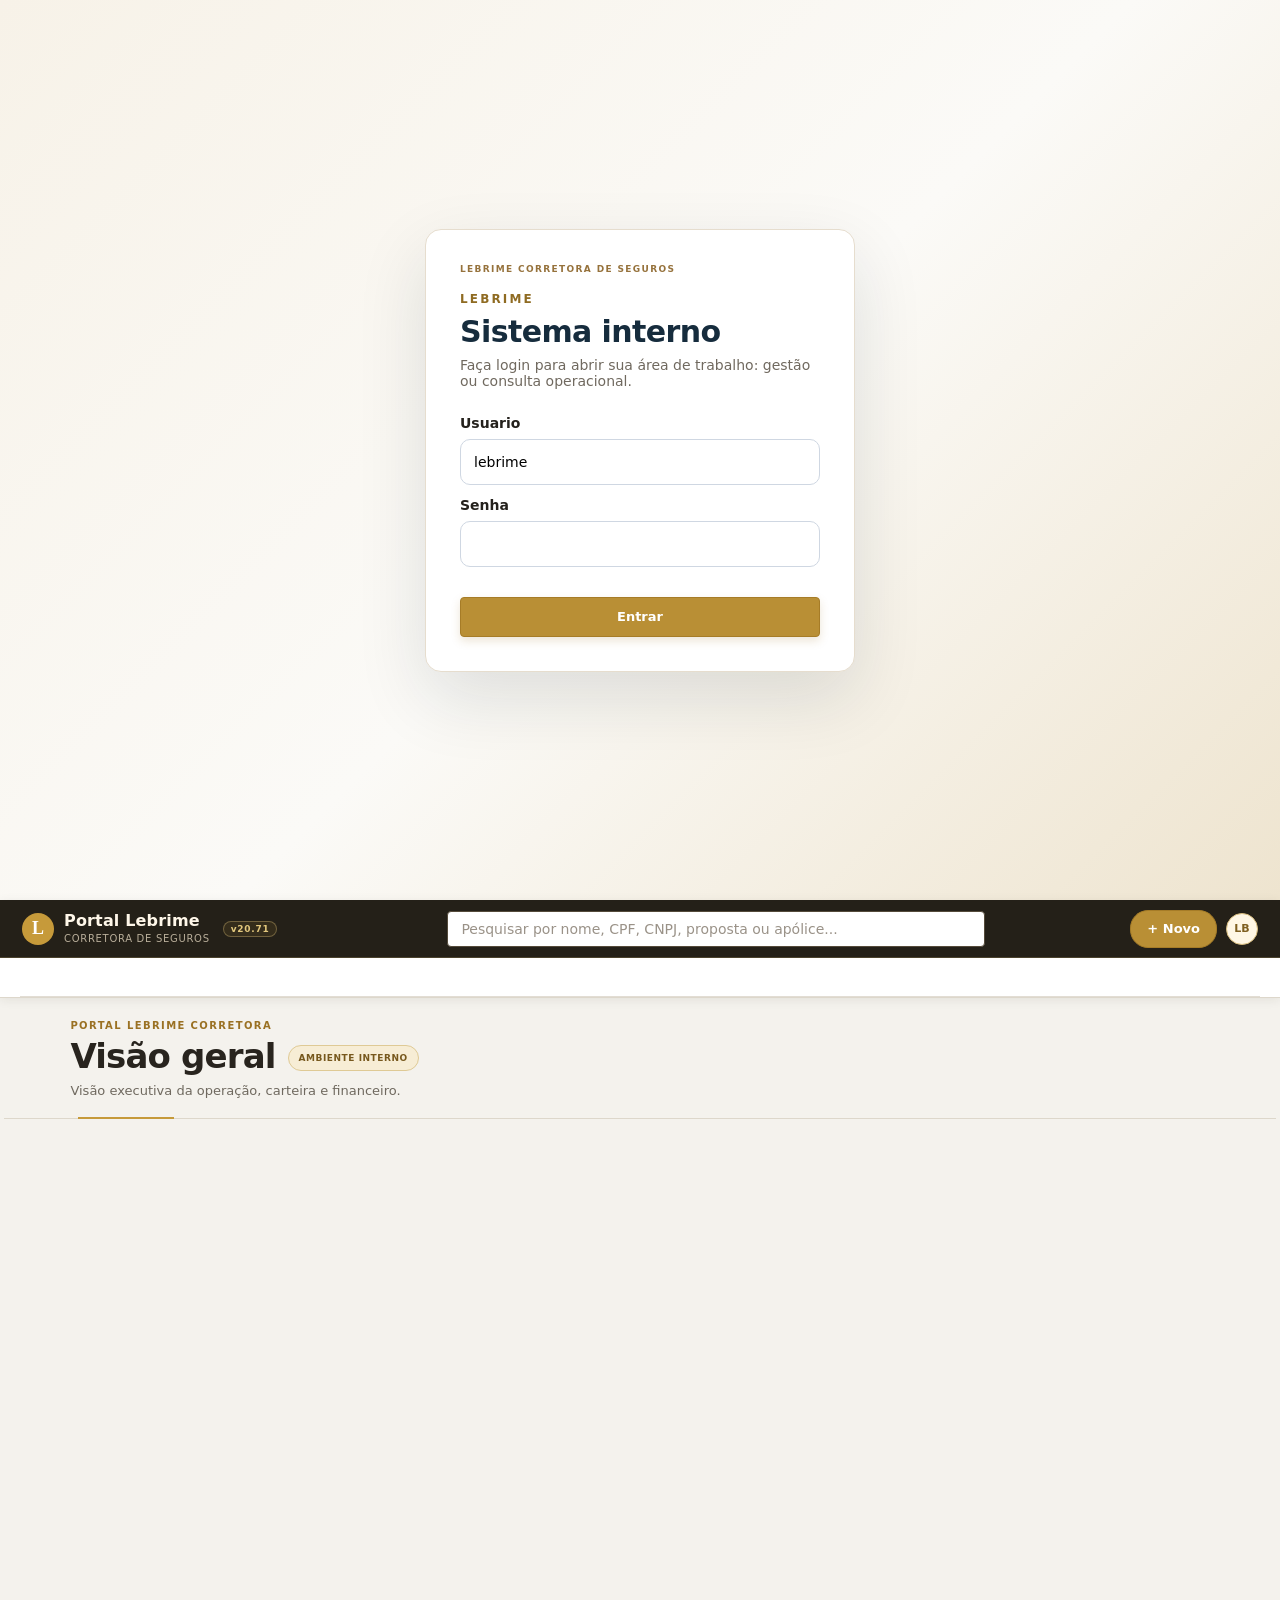
<file: index.html>
<!doctype html>
<html lang="pt-BR">
<head>
  <meta charset="utf-8">
  <meta name="viewport" content="width=device-width,initial-scale=1">
  <meta name="robots" content="noindex,nofollow">
  <title>Portal Lebrime Corretora</title>
  <script>
    (() => {
      document.documentElement.dataset.theme='light';
    })();
  </script>
  <link rel="stylesheet" href="styles.css?v=20.64">

</head>
<body>
  <div id="loadingView" class="auth-shell" role="status" aria-live="polite">
    <div class="auth-card">
      <div class="brand-mini">LEBRIME</div>
      <h1>Carregando carteira</h1>
      <p>Consultando clientes, contratos, prêmios e comissões no banco de dados.</p>
      <div id="loadingError" class="error-text"></div>
      <div class="dialog-actions">
        <button id="reloadPortfolioBtn" type="button" class="btn primary">Tentar novamente</button>
        <button id="loadingLogoutBtn" type="button" class="btn ghost">Entrar novamente</button>
      </div>
    </div>
  </div>
  <div id="loginView" class="auth-shell hidden">
    <form id="loginForm" class="auth-card">
      <div class="brand-mini">LEBRIME</div>
      <h1>Sistema interno</h1>
      <p>Faça login para abrir sua área de trabalho: gestão ou consulta operacional.</p>
      <label>Senha de acesso</label>
      <input id="loginPassword" type="password" autocomplete="current-password" required>
      <div id="loginError" class="error-text"></div>
      <button class="btn primary" type="submit">Entrar</button>
    </form>
  </div>

  <div id="appView" class="app-shell hidden">
    <header class="portal-header">
      <div class="portal-topbar">
        <div class="portal-brand">
          <div class="portal-brand-mark">L</div>
          <div>
            <strong>Portal Lebrime</strong>
            <span>Corretora de Seguros</span>
          </div>
          <small class="version-badge">v20.71</small>
        </div>

        <div class="portal-search">
          <div class="search-shell">
            <input id="searchInput" class="search" placeholder="Pesquisar por nome, CPF, CNPJ, proposta ou apólice..." autocomplete="off">
            <div id="searchSuggestions" class="search-suggestions hidden"></div>
          </div>
        </div>

        <div class="portal-actions">
          <button id="themeToggle" class="theme-toggle portal-theme hidden" type="button" aria-hidden="true" tabindex="-1"><span id="themeToggleText">Claro</span></button>
          <button id="newBtn" class="btn primary portal-new">+ Novo</button>
          <button id="logoutBtn" class="portal-profile" type="button" title="Sair">LB</button>
        </div>
      </div>

      <div class="portal-nav-wrap">
        <nav id="nav" class="portal-nav"></nav>
      </div>
    </header>

    <main class="main portal-main">
      <section class="page-heading">
        <div>
          <p class="eyebrow">PORTAL LEBRIME CORRETORA</p>
          <div class="page-heading-line">
            <h1 id="pageTitle">Visão geral</h1>
            <span class="environment-badge">Ambiente interno</span>
          </div>
          <p id="pageContext" class="page-context">Visão executiva da operação, carteira e financeiro.</p>
        </div>
      </section>

      <section id="dashboard" class="view"></section>

      <section id="listView" class="view hidden">
        <div class="toolbar">
          <div id="filters" class="filters"></div>
          <div id="listMeta" class="muted"></div>
        </div>
        <div class="table-wrap">
          <table>
            <thead id="tableHead"></thead>
            <tbody id="tableBody"></tbody>
          </table>
        </div>
      </section>

      <section id="importView" class="view hidden">
        <div class="panel" id="renewalNewFlow">
          <h2>Importar nova proposta / Renovação</h2>
          <p class="muted">Selecione o cliente já cadastrado e, se for renovação, o seguro anterior. O sistema preserva a vigência antiga, cria uma nova e vincula o PDF e as parcelas ao novo contrato.</p>
          <form id="renewalNewForm" class="form-grid">
            <label>Cliente existente<select id="newRenewalClient" required><option value="">Selecione</option></select></label>
            <label>Vigência anterior<select id="newRenewalPrevious"><option value="">Seguro novo — sem vigência anterior</option></select></label>
            <label>Corretora da nova proposta<select id="newRenewalBrokerage" required>
              <option value="">Selecione</option><option>Lebrime</option><option>FF Apolinário</option><option>Homeni</option><option>Eólica</option>
            </select></label>
            <label>Seguradora<input id="newRenewalInsurer" required></label>
            <label>Ramo<input id="newRenewalBranch" required></label>
            <label>Número da proposta<input id="newRenewalNumber" required></label>
            <label>Início da nova vigência<input id="newRenewalStart" type="date" required></label>
            <label>Fim da nova vigência<input id="newRenewalEnd" type="date" required></label>
            <label>Prêmio total (R$)<input id="newRenewalPremium" placeholder="0,00" required></label>
            <label>Prêmio líquido (R$) — conforme PDF<input id="newRenewalNetPremium" inputmode="decimal" placeholder="A conferir"></label>
            <label>IOF (R$) — conforme PDF<input id="newRenewalIof" inputmode="decimal" placeholder="A conferir"></label>
            <label>Juros/adicionais documentados (R$)<input id="newRenewalFinanceCharges" inputmode="decimal" placeholder="Se houver"></label>
            <p class="muted">Diferenças de conciliação até R$ 10,00 são toleradas. Acima desse limite, confira o PDF antes de salvar.</p>
            <label>Produtor identificado<select id="newRenewalProducer"><option value="">Identificar no PDF ou relatório</option></select></label>
            <label>Comissão cheia (%)<input id="newRenewalCommissionPercent" inputmode="decimal" placeholder="Ex.: 20 ou 22,84"></label>
            <label>Valor assegurado / LMI total (R$) — se confirmado<input id="newRenewalInsuredValue" inputmode="decimal" placeholder="A conferir"></label>
            <label>Quantidade de parcelas<input id="newRenewalCount" type="number" min="0" max="72" value="0"></label>
            <label>Forma de pagamento<input id="newRenewalPayment" placeholder="Boleto, débito, cartão..."></label>
            <label>PDF da nova proposta<input id="newRenewalPdf" type="file" accept=".pdf,application/pdf" required></label>
            <div class="span-2" id="newRenewalPreviewPanel">
              <button type="button" class="btn ghost" id="newRenewalPreviewButton">Repetir leitura do PDF</button>
              <p id="newRenewalPreviewStatus" class="muted" role="status" aria-live="polite">A análise não salva o arquivo. Confira os dados sugeridos antes de cadastrar.</p>
              <div id="newRenewalPreviewResults" hidden></div>
            </div>
            <div class="span-2"><button id="newRenewalSubmit" class="btn primary" type="submit">Cadastrar nova vigência + PDF</button></div>
          </form>
          <div id="newRenewalStatus" class="status" role="status" aria-live="polite"></div>
          <p class="muted">Sem comprovante do produtor/comissão ou datas de parcelas, esses campos serão encaminhados à conferência, sem cobranças automáticas.</p>
        </div>
        <div class="panel">
          <h2>Documentos</h2>
          <p class="muted">Anexe o arquivo ao cliente e, quando for documento de seguro, vincule diretamente à proposta ou apólice correspondente. Assim o PDF ficará disponível dentro da ficha do cliente e do contrato.</p>
          <form id="uploadForm" class="form-grid">
            <label>Cliente<select id="uploadClient" required></select></label>
            <label>Proposta / apólice
              <select id="uploadInsurance">
                <option value="">Documento geral do cliente</option>
              </select>
            </label>
            <label>Tipo do documento
              <select id="uploadType">
                <option>Apólice</option><option>Proposta</option><option>Endosso</option><option>Sinistro</option><option>Outros</option>
              </select>
            </label>
            <label>Arquivo<input id="uploadFile" type="file" accept=".pdf,.jpg,.jpeg,.png" required></label>
            <div id="uploadLinkHint" class="upload-link-hint span-2">Selecione uma proposta ou apólice para deixar o arquivo vinculado diretamente ao seguro.</div>
            <label class="span-2">Observações<textarea id="uploadNotes" rows="3"></textarea></label>
            <div class="span-2"><button class="btn primary" type="submit">Enviar documento</button></div>
          </form>
          <div id="uploadStatus" class="status"></div>
        </div>
      </section>
      <section id="integrationView" class="view hidden"></section>
    </main>
  </div>

  <dialog id="clientDialog">
    <div class="detail-shell">
      <div class="dialog-head">
        <div>
          <p class="eyebrow">CLIENTE</p>
          <h2 id="clientDetailTitle">Detalhes do cliente</h2>
        </div>
        <button type="button" id="closeClientDetail" class="icon-btn">×</button>
      </div>
      <div id="clientDetailBody"></div>
      <div class="dialog-actions">
        <button type="button" id="clientUploadBtn" class="btn ghost">Anexar arquivo</button>
        <button type="button" id="clientEditBtn" class="btn primary">Editar cliente</button>
      </div>
    </div>
  </dialog>

  <dialog id="producerDialog">
    <div class="detail-shell">
      <div class="dialog-head">
        <div>
          <p class="eyebrow">PRODUTOR</p>
          <h2 id="producerDetailTitle">Detalhes do produtor</h2>
        </div>
        <button type="button" id="closeProducerDetail" class="icon-btn">×</button>
      </div>
      <div id="producerDetailBody"></div>
      <div class="dialog-actions">
        <button type="button" id="producerEditBtn" class="btn primary">Editar produtor</button>
      </div>
    </div>
  </dialog>

  <dialog id="insuranceDialog">
    <div class="detail-shell contract-detail-shell">
      <div class="dialog-head">
        <div>
          <p class="eyebrow">CONTRATO</p>
          <h2 id="insuranceDetailTitle">Detalhes do seguro</h2>
        </div>
        <button type="button" id="closeInsuranceDetail" class="icon-btn">×</button>
      </div>
      <div id="insuranceDetailBody"></div>
      <div class="dialog-actions">
        <button type="button" id="insuranceUploadBtn" class="btn ghost">Anexar arquivo</button>
        <button type="button" id="insuranceEditBtn" class="btn primary">Editar seguro</button>
      </div>
    </div>
  </dialog>

  <dialog id="editorDialog">
    <form id="editorForm" method="dialog">
      <div class="dialog-head">
        <div><p class="eyebrow">CADASTRO</p><h2 id="editorTitle">Novo registro</h2></div>
        <button type="button" id="closeEditor" class="icon-btn">×</button>
      </div>
      <div id="editorFields" class="form-grid"></div>
      <div id="editorError" class="error-text"></div>
      <div class="dialog-actions">
        <button type="button" id="cancelEditor" class="btn ghost">Cancelar</button>
        <button type="submit" class="btn primary">Salvar</button>
      </div>
    </form>
  </dialog>

  <script src="tolerancia-financeira.js?v=20.70"></script>
  <script src="financeiro.js?v=20.70"></script>
  <script src="relatorios-pdf.js?v=20.64"></script>
  <script src="script.js?v=20.71"></script>
  <script src="financeiro-ui.js?v=20.64"></script>
  <script src="role-bridge.js?v=20.64"></script>
  <script src="renovacao-cadastro.js?v=20.70"></script>
  <script src="renovacao-previa.js?v=20.70"></script>
  <script src="importacao-lote.js?v=20.64"></script>
  <script src="continuidade-importacao.js?v=20.64"></script>
  <script src="import-queue-monitor.js?v=20.64"></script>
  <script src="mutirao-46.js?v=20.64"></script>
  <script src="gerencial-ficha-abas.js?v=20.64"></script>
  <script src="qualidade-carteira.js?v=20.71"></script>
  <script src="central-conferencia.js?v=20.64"></script>
</body>
</html>
</file>
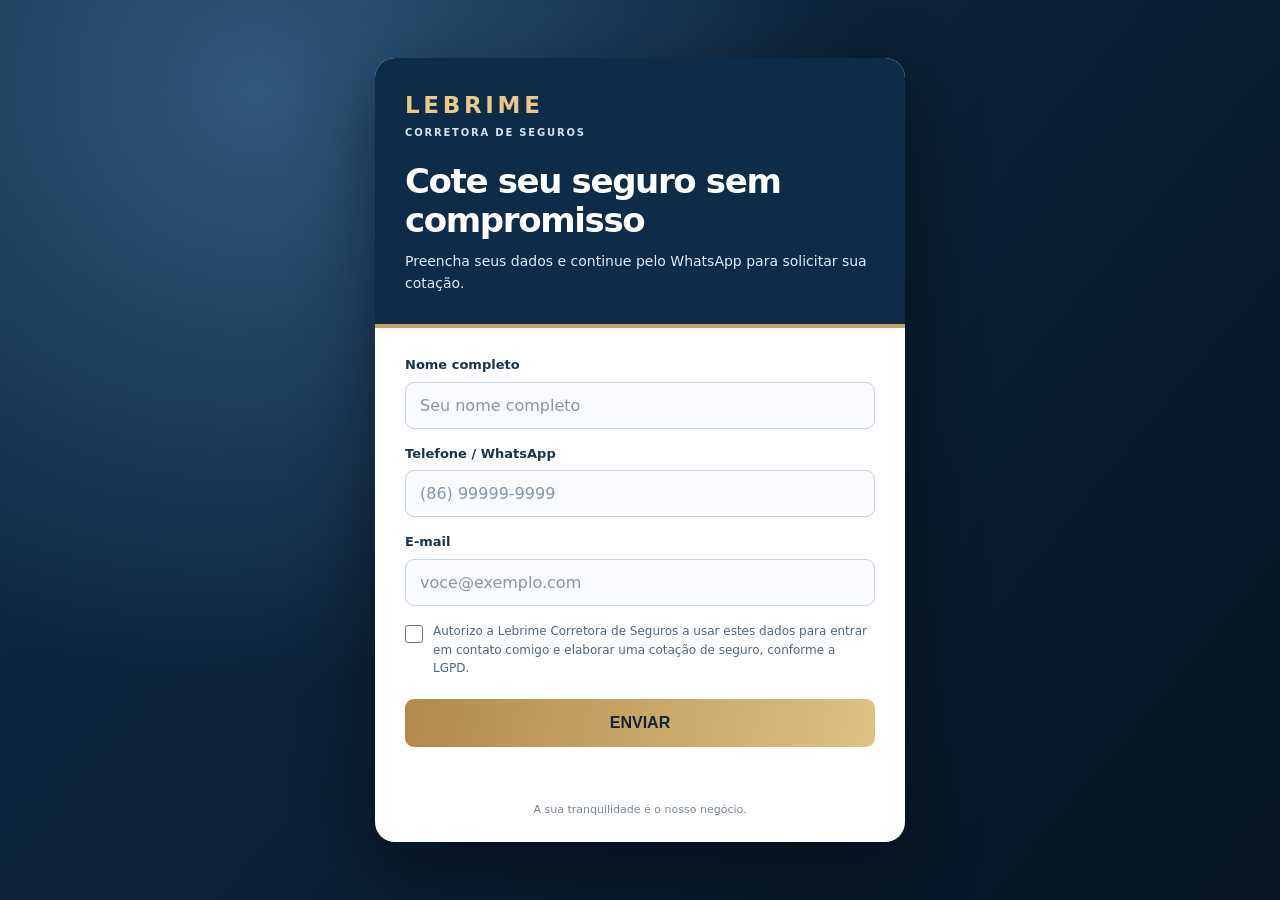
<file: cotacao-evento/index.html>
<!doctype html>
<html lang="pt-BR">
<head>
<meta charset="utf-8">
<meta name="viewport" content="width=device-width, initial-scale=1">
<meta name="theme-color" content="#102b47">
<meta name="description" content="Solicite sua cotação de seguro sem compromisso com a Lebrime Corretora de Seguros.">
<title>Cote seu seguro sem compromisso | Lebrime</title>
<style>
*{box-sizing:border-box}
:root{font:16px/1.45 system-ui,-apple-system,"Segoe UI",sans-serif;color:#17324c;background:#06182b}
body{min-height:100vh;margin:0;display:grid;place-items:center;padding:20px;background:radial-gradient(circle at 20% 10%,#30577d 0,transparent 46%),linear-gradient(130deg,#102c47,#051524)}
main{width:min(100%,530px);background:#fff;border-radius:20px;overflow:hidden;box-shadow:0 24px 76px #0007}
header{padding:31px 30px 29px;background:#0e2b48;color:#fff;border-bottom:4px solid #c5a166}
.brand{color:#e9c985;font-size:23px;font-weight:900;letter-spacing:.16em}
.brand-sub{color:#d5e3ee;letter-spacing:.18em;font-size:10px;font-weight:700;margin:4px 0 21px}
h1{font-size:clamp(25px,5.8vw,34px);letter-spacing:-.04em;line-height:1.14;margin:0 0 12px;font-weight:850}
header p{font-size:14px;color:#dfebf4;line-height:1.55;margin:0}
form{padding:28px 30px 22px}
.field{margin-bottom:16px}
label.field-label{display:block;margin-bottom:7px;font-size:13px;font-weight:750;color:#1b344c}
input[type=text],input[type=email],input[type=tel]{width:100%;padding:13px 14px;border:1px solid #c9d5de;border-radius:9px;font:16px system-ui,sans-serif;background:#f9fbfe;color:#112d45;outline:none;transition:border-color .2s,box-shadow .2s}
input:focus{border-color:#b18b4e;box-shadow:0 0 0 3px #c9a16644}
input::placeholder{color:#8998a6}
.consent{display:flex;gap:10px;align-items:flex-start;font-size:12px;line-height:1.55;color:#53677b;margin:4px 0 21px}
.consent input{margin:3px 0 0;width:18px;height:18px;flex:0 0 18px;accent-color:#a98242}
button{display:block;width:100%;border:0;border-radius:9px;padding:15px;background:linear-gradient(100deg,#b28a4b,#dec183);color:#10253b;font-size:16px;font-weight:800;cursor:pointer}
button:disabled{opacity:.7;cursor:wait}
#message{min-height:20px;margin:13px 0 0;text-align:center;color:#ad3434;font-size:13px}
#message.ok{color:#126743}
.whatsapp-link{display:block;text-align:center;background:#18794e;color:#fff;text-decoration:none;font-weight:750;padding:13px;border-radius:9px;margin-top:10px}.whatsapp-link[hidden]{display:none}
.footer{color:#7c8997;text-align:center;font-size:11px;padding:0 30px 24px}
.hp{position:absolute;left:-10000px;opacity:0}
@media (max-width:480px){body{padding:14px}header{padding:27px 23px 24px}form{padding:23px 23px 19px}.footer{padding-bottom:21px}}
</style>
</head>
<body>
<main>
<header>
<div class="brand">LEBRIME</div><div class="brand-sub">CORRETORA DE SEGUROS</div>
<h1>Cote seu seguro sem compromisso</h1>
<p>Preencha seus dados e continue pelo WhatsApp para solicitar sua cotação.</p>
</header>
<form id="cotacao" autocomplete="on">
<div class="field"><label class="field-label" for="nome">Nome completo</label><input id="nome" name="nome" type="text" autocomplete="name" minlength="3" maxlength="120" required placeholder="Seu nome completo"></div>
<div class="field"><label class="field-label" for="telefone">Telefone / WhatsApp</label><input id="telefone" name="telefone" type="tel" inputmode="tel" autocomplete="tel" maxlength="20" required placeholder="(86) 99999-9999"></div>
<div class="field"><label class="field-label" for="email">E-mail</label><input id="email" name="email" type="email" autocomplete="email" maxlength="254" required placeholder="voce@exemplo.com"></div>
<div class="hp" aria-hidden="true"><label for="website">Website</label><input id="website" name="website" type="text" autocomplete="off" tabindex="-1"></div>
<label class="consent" for="consentimento"><input id="consentimento" name="consentimento" type="checkbox" required><span>Autorizo a Lebrime Corretora de Seguros a usar estes dados para entrar em contato comigo e elaborar uma cotação de seguro, conforme a LGPD.</span></label>
<button id="submit" type="submit">ENVIAR</button>
<p id="message" role="status" aria-live="polite"></p>
<a id="whatsapp-link" class="whatsapp-link" href="#" rel="noopener noreferrer" hidden>Abrir conversa com a Lebrime no WhatsApp</a>
</form>
<div class="footer">A sua tranquilidade é o nosso negócio.</div>
</main>
<script>
"use strict";
const API="https://paiezoesntmicnwcmemt.supabase.co/functions/v1/lebrime-cotacao-evento";
const WHATSAPP_NUMBER="5586994801456";
const form=document.getElementById("cotacao");
const message=document.getElementById("message");
const button=document.getElementById("submit");
const whatsappLink=document.getElementById("whatsapp-link");
const el=name=>form.elements.namedItem(name);
const digits=value=>String(value||"").replace(/\D/g,"");
function whatsappUrl(data){
 const text=[
  "Olá, Lebrime! Vim pelo QR Code do evento e gostaria de cotar meu seguro sem compromisso.",
  "",
  "Nome: "+data.nome,
  "Telefone: "+data.telefone,
  "E-mail: "+data.email
 ].join("\n");
 return "https://wa.me/"+WHATSAPP_NUMBER+"?text="+encodeURIComponent(text);
}
function showWhatsapp(data){
 whatsappLink.href=whatsappUrl(data);
 whatsappLink.hidden=false;
}
form.addEventListener("submit",async event=>{
 event.preventDefault();
 message.className="";
 message.textContent="";
 whatsappLink.hidden=true;
 const payload={
  nome:el("nome").value.trim(),
  telefone:digits(el("telefone").value),
  email:el("email").value.trim().toLowerCase(),
  consentimento:el("consentimento").checked,
  website:el("website").value
 };
 if(payload.nome.length<3||payload.nome.length>120){
  message.textContent="Informe seu nome completo.";return;
 }
 if(!/^\d{10,11}$/.test(payload.telefone)){
  message.textContent="Informe um telefone válido com DDD.";return;
 }
 if(!/^[^@\s]+@[^@\s]+\.[^@\s]+$/.test(payload.email)){
  message.textContent="Informe um e-mail válido.";return;
 }
 if(!payload.consentimento){
  message.textContent="É necessário autorizar o uso dos dados para a cotação.";return;
 }
 button.disabled=true;
 button.textContent="Salvando cadastro...";
 try{
  const response=await fetch(API,{
   method:"POST",
   headers:{"Content-Type":"application/json"},
   body:JSON.stringify(payload)
  });
  const result=await response.json();
  if(!response.ok)throw new Error(result.error||"Não foi possível concluir o cadastro.");
  showWhatsapp(payload);
  form.reset();
  message.className="ok";
  message.textContent="Cadastro salvo! O WhatsApp será aberto com a mensagem pronta. Toque em Enviar no WhatsApp para encaminhá-la à corretora.";
  button.textContent="Cadastro salvo";
  window.location.assign(whatsappLink.href);
 }catch(error){
  showWhatsapp(payload);
  message.textContent="Não foi possível salvar o cadastro agora. Você ainda pode enviar seus dados pelo WhatsApp usando o botão abaixo.";
  button.disabled=false;
  button.textContent="Tentar salvar novamente";
 }
});
</script>
</body>
</html>
</file>
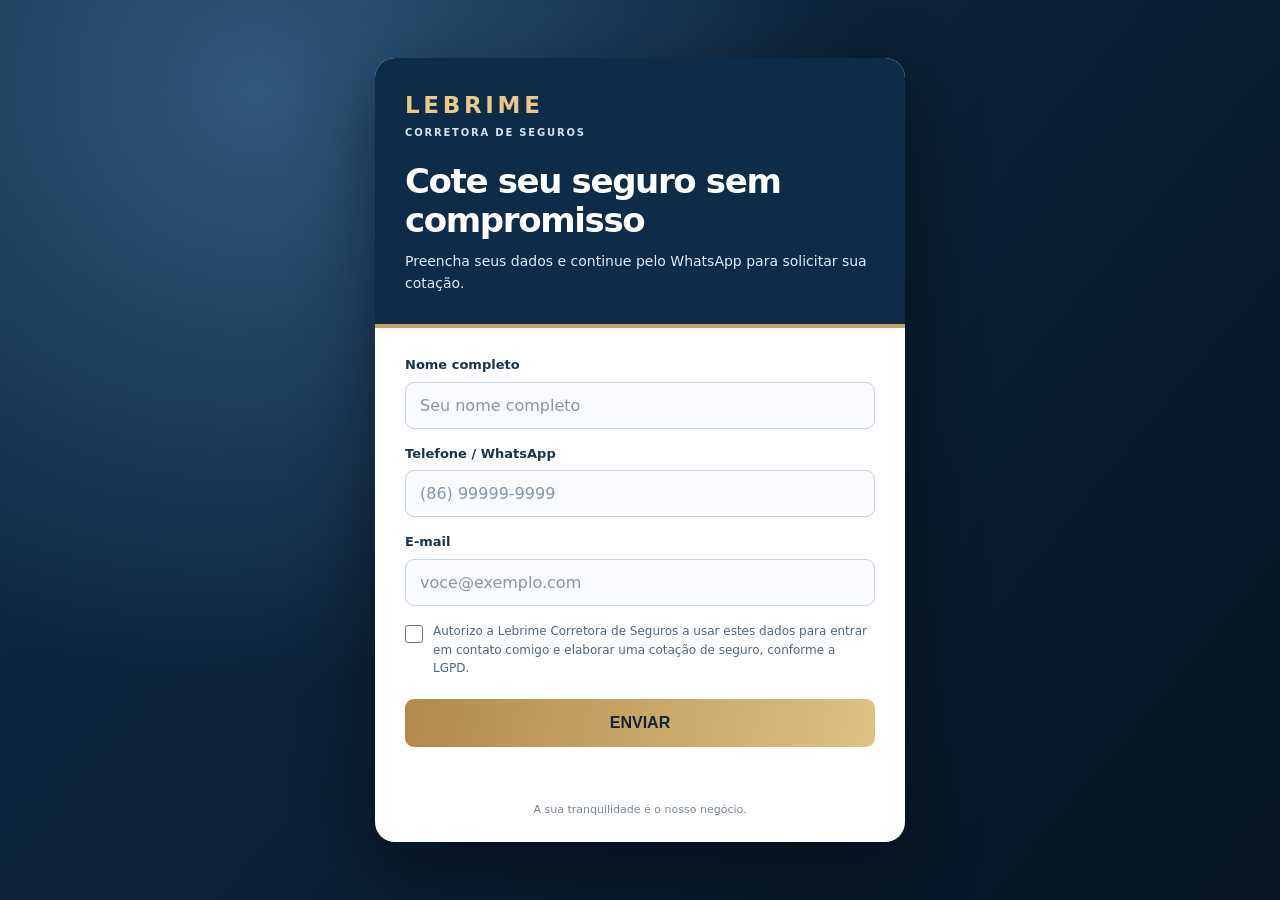
<file: cotacao-evento/atualizado/index.html>
<!doctype html>
<html lang="pt-BR">
<head>
<meta charset="utf-8">
<meta name="viewport" content="width=device-width, initial-scale=1">
<meta name="theme-color" content="#102b47">
<meta http-equiv="Cache-Control" content="no-cache, no-store, must-revalidate">
<meta name="description" content="Solicite sua cotação de seguro sem compromisso com a Lebrime Corretora de Seguros.">
<title>Cote seu seguro sem compromisso | Lebrime</title>
<style>
*{box-sizing:border-box}
:root{font:16px/1.45 system-ui,-apple-system,"Segoe UI",sans-serif;color:#17324c;background:#06182b}
body{min-height:100vh;margin:0;display:grid;place-items:center;padding:20px;background:radial-gradient(circle at 20% 10%,#30577d 0,transparent 46%),linear-gradient(130deg,#102c47,#051524)}
main{width:min(100%,530px);background:#fff;border-radius:20px;overflow:hidden;box-shadow:0 24px 76px #0007}
header{padding:31px 30px 29px;background:#0e2b48;color:#fff;border-bottom:4px solid #c5a166}
.brand{color:#e9c985;font-size:23px;font-weight:900;letter-spacing:.16em}
.brand-sub{color:#d5e3ee;letter-spacing:.18em;font-size:10px;font-weight:700;margin:4px 0 21px}
h1{font-size:clamp(25px,5.8vw,34px);letter-spacing:-.04em;line-height:1.14;margin:0 0 12px;font-weight:850}
header p{font-size:14px;color:#dfebf4;line-height:1.55;margin:0}
form{padding:28px 30px 22px}
.field{margin-bottom:16px}
label.field-label{display:block;margin-bottom:7px;font-size:13px;font-weight:750;color:#1b344c}
input[type=text],input[type=email],input[type=tel]{width:100%;padding:13px 14px;border:1px solid #c9d5de;border-radius:9px;font:16px system-ui,sans-serif;background:#f9fbfe;color:#112d45;outline:none;transition:border-color .2s,box-shadow .2s}
input:focus{border-color:#b18b4e;box-shadow:0 0 0 3px #c9a16644}
input::placeholder{color:#8998a6}
.consent{display:flex;gap:10px;align-items:flex-start;font-size:12px;line-height:1.55;color:#53677b;margin:4px 0 21px}
.consent input{margin:3px 0 0;width:18px;height:18px;flex:0 0 18px;accent-color:#a98242}
button{display:block;width:100%;border:0;border-radius:9px;padding:15px;background:linear-gradient(100deg,#b28a4b,#dec183);color:#10253b;font-size:16px;font-weight:800;cursor:pointer}
button:disabled{opacity:.7;cursor:wait}
#message{min-height:20px;margin:13px 0 0;text-align:center;color:#ad3434;font-size:13px}
#message.ok{color:#126743}
.whatsapp-link{display:block;text-align:center;background:#18794e;color:#fff;text-decoration:none;font-weight:750;padding:13px;border-radius:9px;margin-top:10px}.whatsapp-link[hidden]{display:none}
.footer{color:#7c8997;text-align:center;font-size:11px;padding:0 30px 24px}
.hp{position:absolute;left:-10000px;opacity:0}
@media (max-width:480px){body{padding:14px}header{padding:27px 23px 24px}form{padding:23px 23px 19px}.footer{padding-bottom:21px}}
</style>
</head>
<body>
<main>
<header>
<div class="brand">LEBRIME</div><div class="brand-sub">CORRETORA DE SEGUROS</div>
<h1>Cote seu seguro sem compromisso</h1>
<p>Preencha seus dados e continue pelo WhatsApp para solicitar sua cotação.</p>
</header>
<form id="cotacao" autocomplete="on">
<div class="field"><label class="field-label" for="nome">Nome completo</label><input id="nome" name="nome" type="text" autocomplete="name" minlength="3" maxlength="120" required placeholder="Seu nome completo"></div>
<div class="field"><label class="field-label" for="telefone">Telefone / WhatsApp</label><input id="telefone" name="telefone" type="tel" inputmode="tel" autocomplete="tel" maxlength="20" required placeholder="(86) 99999-9999"></div>
<div class="field"><label class="field-label" for="email">E-mail</label><input id="email" name="email" type="email" autocomplete="email" maxlength="254" required placeholder="voce@exemplo.com"></div>
<div class="hp" aria-hidden="true"><label for="website">Website</label><input id="website" name="website" type="text" autocomplete="off" tabindex="-1"></div>
<label class="consent" for="consentimento"><input id="consentimento" name="consentimento" type="checkbox" required><span>Autorizo a Lebrime Corretora de Seguros a usar estes dados para entrar em contato comigo e elaborar uma cotação de seguro, conforme a LGPD.</span></label>
<button id="submit" type="submit">ENVIAR</button>
<p id="message" role="status" aria-live="polite"></p>
<a id="whatsapp-link" class="whatsapp-link" href="#" rel="noopener noreferrer" hidden>Abrir conversa com a Lebrime no WhatsApp</a>
</form>
<div class="footer">A sua tranquilidade é o nosso negócio.</div>
</main>
<script>
"use strict";
const API="https://paiezoesntmicnwcmemt.supabase.co/functions/v1/lebrime-cotacao-evento";
const WHATSAPP_NUMBER="5586994801456";
const form=document.getElementById("cotacao");
const message=document.getElementById("message");
const button=document.getElementById("submit");
const whatsappLink=document.getElementById("whatsapp-link");
const el=name=>form.elements.namedItem(name);
const digits=value=>String(value||"").replace(/\D/g,"");
function whatsappUrl(data){
 const text=[
  "Olá, Lebrime! Vim pelo QR Code do evento e gostaria de cotar meu seguro sem compromisso.",
  "",
  "Nome: "+data.nome,
  "Telefone: "+data.telefone,
  "E-mail: "+data.email
 ].join("\n");
 return "https://wa.me/"+WHATSAPP_NUMBER+"?text="+encodeURIComponent(text);
}
function showWhatsapp(data){
 whatsappLink.href=whatsappUrl(data);
 whatsappLink.hidden=false;
}
form.addEventListener("submit",async event=>{
 event.preventDefault();
 message.className="";
 message.textContent="";
 whatsappLink.hidden=true;
 const payload={
  nome:el("nome").value.trim(),
  telefone:digits(el("telefone").value),
  email:el("email").value.trim().toLowerCase(),
  consentimento:el("consentimento").checked,
  website:el("website").value
 };
 if(payload.nome.length<3||payload.nome.length>120){
  message.textContent="Informe seu nome completo.";return;
 }
 if(!/^\d{10,11}$/.test(payload.telefone)){
  message.textContent="Informe um telefone válido com DDD.";return;
 }
 if(!/^[^@\s]+@[^@\s]+\.[^@\s]+$/.test(payload.email)){
  message.textContent="Informe um e-mail válido.";return;
 }
 if(!payload.consentimento){
  message.textContent="É necessário autorizar o uso dos dados para a cotação.";return;
 }
 button.disabled=true;
 button.textContent="ENVIAR";
 try{
  const response=await fetch(API,{
   method:"POST",
   headers:{"Content-Type":"application/json"},
   body:JSON.stringify(payload)
  });
  const result=await response.json();
  if(!response.ok)throw new Error(result.error||"Não foi possível concluir o cadastro.");
  showWhatsapp(payload);
  form.reset();
  message.className="ok";
  message.textContent="Cadastro salvo! O WhatsApp será aberto com a mensagem pronta. Toque em Enviar no WhatsApp para encaminhá-la à corretora.";
  button.textContent="ENVIAR";
  window.location.assign(whatsappLink.href);
 }catch(error){
  showWhatsapp(payload);
  message.textContent="Não foi possível salvar o cadastro agora. Você ainda pode enviar seus dados pelo WhatsApp usando o botão abaixo.";
  button.disabled=false;
  button.textContent="ENVIAR";
 }
});
</script>
</body>
</html>
</file>
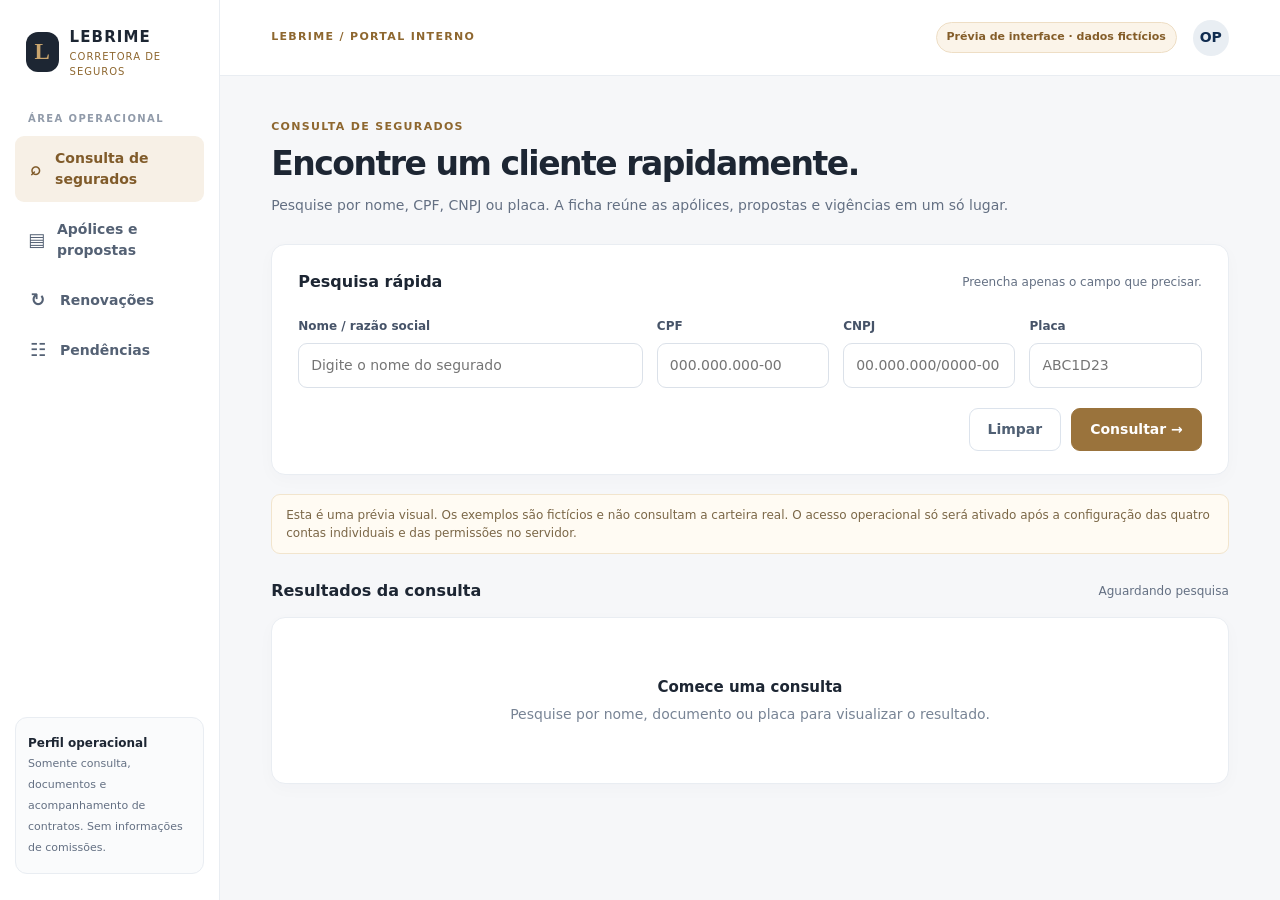
<file: operacional-preview.html>
<!doctype html>
<html lang="pt-BR">
<head>
<meta charset="utf-8"><meta name="viewport" content="width=device-width,initial-scale=1">
<meta name="robots" content="noindex,nofollow"><title>LEBRIME · Consulta Operacional — Prévia</title>
<style>
:root{--gold:#b78b51;--gold-dark:#8e672f;--ink:#1d2633;--muted:#647083;--line:#e9edf2;--bg:#f6f7f9;--white:#fff;--blue:#102c50}
*{box-sizing:border-box}body{margin:0;font:14px/1.5 Inter,system-ui,-apple-system,"Segoe UI",sans-serif;background:var(--bg);color:var(--ink)}button,input{font:inherit}button{cursor:pointer}button:focus-visible,input:focus-visible{outline:3px solid #d4b386;outline-offset:2px}
.app{min-height:100vh;display:grid;grid-template-columns:220px minmax(0,1fr)}
.sidebar{background:#fff;border-right:1px solid var(--line);padding:26px 15px;display:flex;flex-direction:column;gap:32px}
.brand{display:flex;align-items:center;gap:11px;padding:0 11px}.monogram{display:grid;place-items:center;width:40px;height:40px;border-radius:12px;background:#1d2633;color:#c9a56e;font:bold 23px Georgia,serif}.brand strong{font-size:15px;letter-spacing:.075em}.brand small{display:block;font-size:10px;color:var(--gold-dark);text-transform:uppercase;letter-spacing:.1em}
.caption{padding:0 13px;font-size:10px;font-weight:700;letter-spacing:.14em;color:#919baa;text-transform:uppercase;margin-bottom:10px}
.nav{display:flex;flex-direction:column;gap:5px}.nav button{display:flex;gap:12px;align-items:center;text-align:left;padding:12px 13px;border:0;background:transparent;border-radius:9px;color:#546174;font-weight:600}.nav button.active{background:#f7f0e6;color:#805b2a}.nav button:hover{background:#f7f8fa}.nav button.active:hover{background:#f7f0e6}.ico{font-size:18px;line-height:1;width:20px;text-align:center}
.sidebar-bottom{margin-top:auto;padding:16px 12px;border:1px solid var(--line);border-radius:12px;background:#fafbfc}.sidebar-bottom b{display:block;font-size:12px}.sidebar-bottom span{color:var(--muted);font-size:11px}
main{min-width:0}.topbar{height:76px;display:flex;align-items:center;justify-content:space-between;border-bottom:1px solid var(--line);background:#fff;padding:0 clamp(20px,4vw,54px)}.eyebrow{font-size:11px;letter-spacing:.12em;text-transform:uppercase;color:var(--gold-dark);font-weight:800}.topright{display:flex;align-items:center;gap:16px}.tag{background:#fbf4e9;color:#845d29;border:1px solid #eedec5;padding:6px 10px;border-radius:20px;font-size:11px;font-weight:700}.avatar{width:36px;height:36px;display:grid;place-items:center;background:#e9eef3;color:var(--blue);font-weight:800;border-radius:50%}
.content{max-width:1150px;margin:auto;padding:39px clamp(20px,4vw,54px) 70px}.intro h1{font-size:clamp(24px,3vw,33px);letter-spacing:-.045em;margin:3px 0 6px}.intro p{color:var(--muted);margin:0 0 28px}.panel{background:#fff;border:1px solid var(--line);border-radius:14px;box-shadow:0 5px 18px #1f2e4406}.searchpanel{padding:25px 26px 23px}.panel-title{display:flex;align-items:center;justify-content:space-between;gap:16px;margin-bottom:23px}.panel-title h2{font-size:16px;margin:0}.hint{color:var(--muted);font-size:12px}.searchgrid{display:grid;grid-template-columns:2fr 1fr 1fr 1fr;gap:14px;align-items:end}.field label{font-size:12px;font-weight:700;color:#465368;display:block;margin-bottom:8px}.field input{width:100%;height:45px;border:1px solid #dbe1e9;border-radius:9px;background:#fff;padding:0 12px;transition:.2s}.field input:focus{border-color:var(--gold);outline:3px solid #c9a66a33}.actions{display:flex;justify-content:flex-end;gap:10px;margin-top:20px}.btn{border:1px solid #dce3ec;border-radius:9px;padding:10px 18px;font-weight:700;color:#506074;background:white}.btn.primary{background:#9a733c;color:#fff;border-color:#9a733c}.btn:hover{filter:brightness(.97)}
.info{font-size:12px;color:#7b6747;background:#fffbf3;border:1px solid #f2e5cd;border-radius:9px;padding:11px 14px;margin:19px 0 25px}
.results{margin-top:24px}.results-head{display:flex;justify-content:space-between;align-items:center;margin-bottom:14px}.results-head h2{font-size:16px;margin:0}.count{color:var(--muted);font-size:12px}.table-wrap{overflow:auto}table{border-collapse:collapse;width:100%;text-align:left}th{background:#fafbfd;color:#67748a;font-size:11px;letter-spacing:.05em;text-transform:uppercase;font-weight:800;padding:14px 17px;border-bottom:1px solid var(--line)}td{padding:16px 17px;border-bottom:1px solid #eef0f3;color:#465266;white-space:nowrap}td strong{display:block;color:#1f2e40}td small{display:block;color:#7c8999}.pill{display:inline-block;background:#eaf5ef;color:#23734c;padding:5px 9px;border-radius:25px;font-size:11px;font-weight:700}.pill.expired{background:#fff1ef;color:#a44940}.link-btn{border:0;background:none;color:#8f672d;text-decoration:underline;font-weight:800}.empty{padding:58px 20px;color:#788495;text-align:center}.empty b{display:block;color:var(--ink);font-size:15px;margin-bottom:6px}
dialog{border:1px solid var(--line);border-radius:17px;padding:0;width:min(540px,calc(100% - 28px));box-shadow:0 30px 80px #14223330}dialog::backdrop{background:#0c1b2a73}.modal-inner{padding:26px}.modal-top{display:flex;justify-content:space-between;gap:20px}.modal-top h2{margin:5px 0 17px}.detail-grid{display:grid;grid-template-columns:1fr 1fr;gap:16px}.detail-grid span{display:block;color:#7a8796;font-size:12px}.detail-grid b{display:block}.close{background:none;border:0;font-size:24px;align-self:flex-start}.note{border-top:1px solid var(--line);color:var(--muted);font-size:12px;margin-top:24px;padding-top:15px}
@media(max-width:1050px){.searchgrid{grid-template-columns:1fr 1fr}}@media(max-width:730px){.app{display:block}.sidebar{position:static;border-right:0;border-bottom:1px solid var(--line);padding:13px 17px;gap:10px}.sidebar .caption,.sidebar-bottom{display:none}.nav{flex-direction:row;overflow:auto}.nav button{font-size:12px;white-space:nowrap}.topbar{height:60px;padding:0 20px}.searchgrid{grid-template-columns:1fr}.searchpanel{padding:19px}.content{padding:26px 16px 60px}.results-head{align-items:flex-start}.tag{font-size:10px}.eyebrow{font-size:10px}}
</style>
</head>
<body>
<div class="app">
<aside class="sidebar">
 <div class="brand"><span class="monogram">L</span><div><strong>LEBRIME</strong><small>Corretora de seguros</small></div></div>
 <div><div class="caption">Área operacional</div><nav class="nav" aria-label="Menu operacional">
 <button type="button" class="active" data-tab="consulta"><span class="ico">⌕</span>Consulta de segurados</button>
 <button type="button" data-tab="apolices"><span class="ico">▤</span>Apólices e propostas</button>
 <button type="button" data-tab="renovacoes"><span class="ico">↻</span>Renovações</button>
 <button type="button" data-tab="pendencias"><span class="ico">☷</span>Pendências</button></nav></div>
 <div class="sidebar-bottom"><b>Perfil operacional</b><span>Somente consulta, documentos e acompanhamento de contratos. Sem informações de comissões.</span></div>
</aside>
<main>
 <header class="topbar"><span class="eyebrow">LEBRIME / Portal interno</span><div class="topright"><span class="tag">Prévia de interface · dados fictícios</span><span class="avatar">OP</span></div></header>
 <div class="content">
  <div class="intro"><span class="eyebrow">CONSULTA DE SEGURADOS</span><h1 id="pageHeading">Encontre um cliente rapidamente.</h1><p id="pageSubheading">Pesquise por nome, CPF, CNPJ ou placa. A ficha reúne as apólices, propostas e vigências em um só lugar.</p></div>
  <section class="panel searchpanel" aria-labelledby="searchTitle">
    <div class="panel-title"><h2 id="searchTitle">Pesquisa rápida</h2><span class="hint">Preencha apenas o campo que precisar.</span></div>
    <form id="searchForm"><div class="searchgrid">
      <div class="field"><label for="name">Nome / razão social</label><input id="name" placeholder="Digite o nome do segurado" autocomplete="off"></div>
      <div class="field"><label for="cpf">CPF</label><input id="cpf" inputmode="numeric" placeholder="000.000.000-00"></div>
      <div class="field"><label for="cnpj">CNPJ</label><input id="cnpj" inputmode="numeric" placeholder="00.000.000/0000-00"></div>
      <div class="field"><label for="plate">Placa</label><input id="plate" placeholder="ABC1D23" maxlength="7"></div>
    </div><div class="actions"><button type="button" class="btn" id="clear">Limpar</button><button type="submit" class="btn primary">Consultar →</button></div></form>
  </section>
  <div class="info" role="note">Esta é uma prévia visual. Os exemplos são fictícios e não consultam a carteira real. O acesso operacional só será ativado após a configuração das quatro contas individuais e das permissões no servidor.</div>
  <div class="results-head"><h2>Resultados da consulta</h2><span id="count" class="count">Aguardando pesquisa</span></div>
  <section class="panel table-wrap" aria-live="polite"><div id="results"><div class="empty"><b>Comece uma consulta</b>Pesquise por nome, documento ou placa para visualizar o resultado.</div></div></section>
 </div>
</main>
</div>
<dialog id="detail"><div class="modal-inner"><div class="modal-top"><div><span class="eyebrow">Ficha de segurado · demonstração</span><h2 id="detailName"></h2></div><button class="close" type="button" id="closeDetail" aria-label="Fechar">×</button></div><div class="detail-grid" id="detailInfo"></div><p class="note">Na versão conectada, esta ficha exibirá todos os contratos e documentos reais do cliente, incluindo vigências históricas, sem comissões nem dados financeiros restritos.</p></div></dialog>
<script>
const demo=[
 {name:"Cliente Exemplo Alfa Ltda.",doc:"12.345.678/0001-90",plate:"ABC1D23",insurer:"Allianz",branch:"Automóvel",number:"AP-EXEMPLO-001",end:"17/10/2027",status:"Em vigência"},
 {name:"Cliente Exemplo Beta",doc:"123.456.789-00",plate:"DEF4G56",insurer:"Porto",branch:"Residencial",number:"AP-EXEMPLO-002",end:"04/05/2027",status:"Em vigência"},
 {name:"Cliente Exemplo Gama Ltda.",doc:"98.765.432/0001-10",plate:"GHI7J89",insurer:"Tokio Marine",branch:"Frota",number:"AP-EXEMPLO-003",end:"12/06/2026",status:"Vencido"}
];
const $=s=>document.querySelector(s),clean=s=>String(s||"").normalize("NFD").replace(/[\u0300-\u036f]/g,"").replace(/[^a-z0-9]/gi,"").toLowerCase();
let matches=[];
function renderRows(rows){
 const node=$("#results");$("#count").textContent=rows.length+" resultado(s) fictício(s)";
 if(!rows.length){node.innerHTML='<div class="empty"><b>Nenhum exemplo encontrado</b>Os dados desta prévia são fictícios. A pesquisa real será conectada depois.</div>';return;}
 const tbody=rows.map((r,i)=>'<tr><td><strong>'+r.name+'</strong><small>'+r.doc+'</small></td><td>'+r.plate+'</td><td>'+r.branch+'</td><td><strong>'+r.insurer+'</strong><small>'+r.number+'</small></td><td>'+r.end+'</td><td><span class="pill '+(r.status==="Vencido"?"expired":"")+'">'+r.status+'</span></td><td><button type="button" class="link-btn" data-result="'+i+'">Ver ficha</button></td></tr>').join("");
 node.innerHTML='<table><thead><tr><th>Segurado</th><th>Placa</th><th>Ramo</th><th>Seguradora / contrato</th><th>Fim vigência</th><th>Status</th><th></th></tr></thead><tbody>'+tbody+'</tbody></table>';
 node.querySelectorAll("button[data-result]").forEach(b=>b.addEventListener("click",()=>openDetail(rows[Number(b.dataset.result)])));
}
function openDetail(r){$("#detailName").textContent=r.name;$("#detailInfo").innerHTML=[["Documento",r.doc],["Placa",r.plate],["Ramo",r.branch],["Seguradora",r.insurer],["Contrato",r.number],["Vigência até",r.end]].map(x=>'<div><span>'+x[0]+'</span><b>'+x[1]+'</b></div>').join("");$("#detail").showModal()}
$("#closeDetail").onclick=()=>$("#detail").close();
$("#searchForm").onsubmit=e=>{e.preventDefault();const q=["#name","#cpf","#cnpj","#plate"].map(x=>clean($(x).value)).filter(Boolean);if(!q.length){renderRows([]);$("#count").textContent="Informe um dado para consultar";return;}matches=demo.filter(r=>q.every(term=>clean(r.name+" "+r.doc+" "+r.plate+" "+r.number).includes(term)));renderRows(matches)};
$("#clear").onclick=()=>{$("#searchForm").reset();$("#results").innerHTML='<div class="empty"><b>Comece uma consulta</b>Pesquise por nome, documento ou placa para visualizar o resultado.</div>';$("#count").textContent="Aguardando pesquisa";$("#name").focus()};
document.querySelectorAll("[data-tab]").forEach(b=>b.onclick=()=>{document.querySelectorAll("[data-tab]").forEach(n=>n.classList.toggle("active",n===b));const name=b.dataset.tab;$("#pageHeading").textContent=({consulta:"Encontre um cliente rapidamente.",apolices:"Apólices e propostas no mesmo lugar.",renovacoes:"Renovações organizadas por vigência.",pendencias:"Pendências da operação, sem ruído."})[name];$("#pageSubheading").textContent=({consulta:"Pesquise por nome, CPF, CNPJ ou placa. A ficha reúne as apólices, propostas e vigências em um só lugar.",apolices:"Na versão conectada, aqui estarão todas as propostas e apólices, com acesso ao documento original.",renovacoes:"A versão conectada mostrará contratos próximos do vencimento, com filtros por período.",pendencias:"A equipe acompanhará tarefas e documentos necessários, sem acessar comissões."})[name];$("#name").focus()});
</script>
</body></html>
</file>
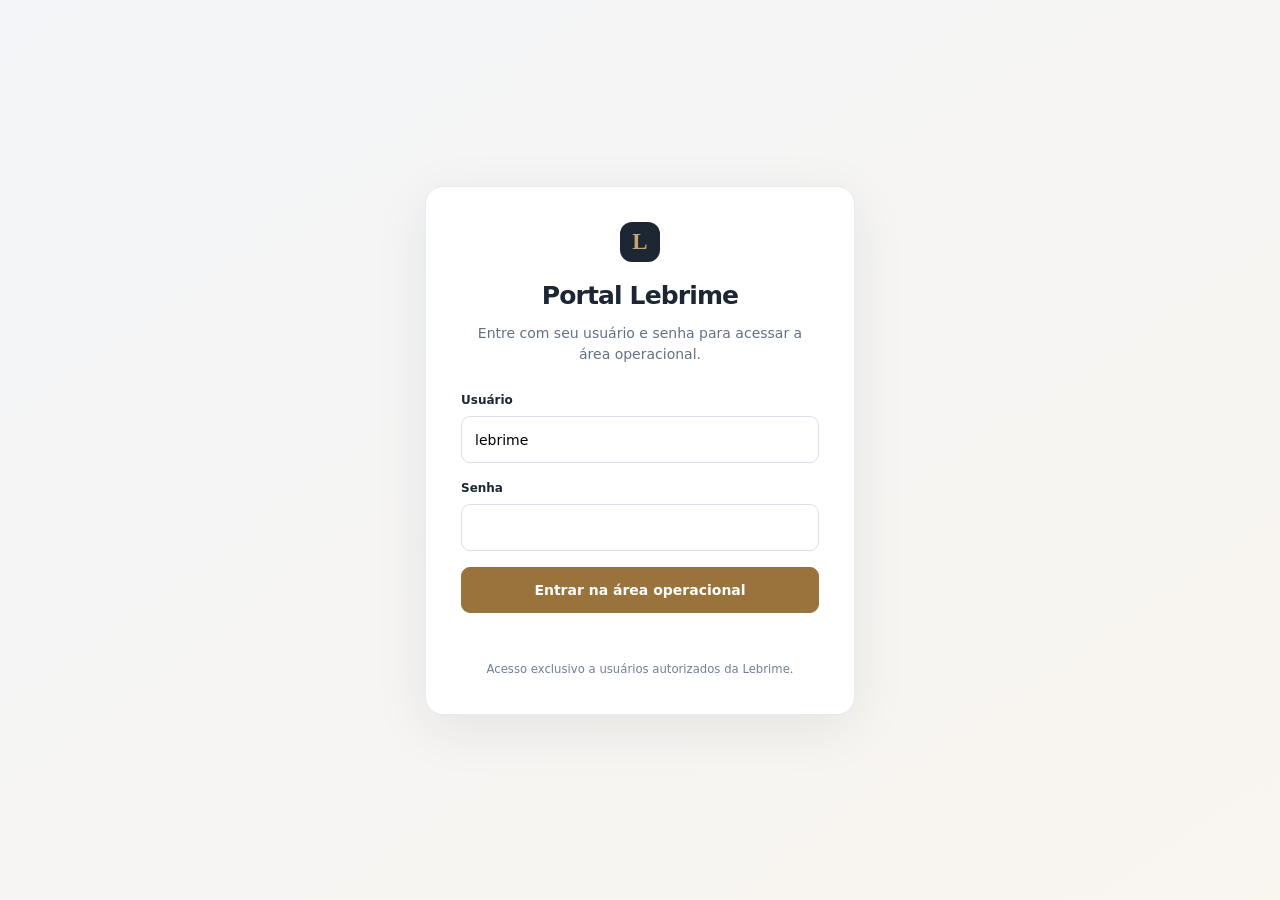
<file: operacional.html>
<!doctype html>
<html lang="pt-BR">
<head>
<meta charset="utf-8"><meta name="viewport" content="width=device-width,initial-scale=1">
<meta name="robots" content="noindex,nofollow"><title>LEBRIME · Acesso Operacional</title>
<style>
:root{--gold:#b78b51;--gold-dark:#8e672f;--ink:#1d2633;--muted:#647083;--line:#e9edf2;--bg:#f6f7f9;--white:#fff;--blue:#102c50}
*{box-sizing:border-box}body{margin:0;font:14px/1.5 Inter,system-ui,-apple-system,"Segoe UI",sans-serif;background:var(--bg);color:var(--ink)}button,input{font:inherit}button{cursor:pointer}button:focus-visible,input:focus-visible{outline:3px solid #d4b386;outline-offset:2px}
.app{min-height:100vh;display:grid;grid-template-columns:220px minmax(0,1fr)}
.sidebar{background:#fff;border-right:1px solid var(--line);padding:26px 15px;display:flex;flex-direction:column;gap:32px}
.brand{display:flex;align-items:center;gap:11px;padding:0 11px}.monogram{display:grid;place-items:center;width:40px;height:40px;border-radius:12px;background:#1d2633;color:#c9a56e;font:bold 23px Georgia,serif}.brand strong{font-size:15px;letter-spacing:.075em}.brand small{display:block;font-size:10px;color:var(--gold-dark);text-transform:uppercase;letter-spacing:.1em}
.caption{padding:0 13px;font-size:10px;font-weight:700;letter-spacing:.14em;color:#919baa;text-transform:uppercase;margin-bottom:10px}
.nav{display:flex;flex-direction:column;gap:5px}.nav button{display:flex;gap:12px;align-items:center;text-align:left;padding:12px 13px;border:0;background:transparent;border-radius:9px;color:#546174;font-weight:600}.nav button.active{background:#f7f0e6;color:#805b2a}.nav button:hover{background:#f7f8fa}.nav button.active:hover{background:#f7f0e6}.ico{font-size:18px;line-height:1;width:20px;text-align:center}
.sidebar-bottom{margin-top:auto;padding:16px 12px;border:1px solid var(--line);border-radius:12px;background:#fafbfc}.sidebar-bottom b{display:block;font-size:12px}.sidebar-bottom span{color:var(--muted);font-size:11px}
main{min-width:0}.topbar{height:76px;display:flex;align-items:center;justify-content:space-between;border-bottom:1px solid var(--line);background:#fff;padding:0 clamp(20px,4vw,54px)}.eyebrow{font-size:11px;letter-spacing:.12em;text-transform:uppercase;color:var(--gold-dark);font-weight:800}.topright{display:flex;align-items:center;gap:16px}.tag{background:#fbf4e9;color:#845d29;border:1px solid #eedec5;padding:6px 10px;border-radius:20px;font-size:11px;font-weight:700}.avatar{width:36px;height:36px;display:grid;place-items:center;background:#e9eef3;color:var(--blue);font-weight:800;border-radius:50%}
.content{max-width:1150px;margin:auto;padding:39px clamp(20px,4vw,54px) 70px}.intro h1{font-size:clamp(24px,3vw,33px);letter-spacing:-.045em;margin:3px 0 6px}.intro p{color:var(--muted);margin:0 0 28px}.panel{background:#fff;border:1px solid var(--line);border-radius:14px;box-shadow:0 5px 18px #1f2e4406}.searchpanel{padding:25px 26px 23px}.panel-title{display:flex;align-items:center;justify-content:space-between;gap:16px;margin-bottom:23px}.panel-title h2{font-size:16px;margin:0}.hint{color:var(--muted);font-size:12px}.searchgrid{display:grid;grid-template-columns:2fr 1fr 1fr 1fr;gap:14px;align-items:end}.field label{font-size:12px;font-weight:700;color:#465368;display:block;margin-bottom:8px}.field input{width:100%;height:45px;border:1px solid #dbe1e9;border-radius:9px;background:#fff;padding:0 12px;transition:.2s}.field input:focus{border-color:var(--gold);outline:3px solid #c9a66a33}.actions{display:flex;justify-content:flex-end;gap:10px;margin-top:20px}.btn{border:1px solid #dce3ec;border-radius:9px;padding:10px 18px;font-weight:700;color:#506074;background:white}.btn.primary{background:#9a733c;color:#fff;border-color:#9a733c}.btn:hover{filter:brightness(.97)}
.info{font-size:12px;color:#7b6747;background:#fffbf3;border:1px solid #f2e5cd;border-radius:9px;padding:11px 14px;margin:19px 0 25px}
.results{margin-top:24px}.results-head{display:flex;justify-content:space-between;align-items:center;margin-bottom:14px}.results-head h2{font-size:16px;margin:0}.count{color:var(--muted);font-size:12px}.table-wrap{overflow:auto}table{border-collapse:collapse;width:100%;text-align:left}th{background:#fafbfd;color:#67748a;font-size:11px;letter-spacing:.05em;text-transform:uppercase;font-weight:800;padding:14px 17px;border-bottom:1px solid var(--line)}td{padding:16px 17px;border-bottom:1px solid #eef0f3;color:#465266;white-space:nowrap}td strong{display:block;color:#1f2e40}td small{display:block;color:#7c8999}.pill{display:inline-block;background:#eaf5ef;color:#23734c;padding:5px 9px;border-radius:25px;font-size:11px;font-weight:700}.pill.expired{background:#fff1ef;color:#a44940}.link-btn{border:0;background:none;color:#8f672d;text-decoration:underline;font-weight:800}.empty{padding:58px 20px;color:#788495;text-align:center}.empty b{display:block;color:var(--ink);font-size:15px;margin-bottom:6px}
dialog{border:1px solid var(--line);border-radius:17px;padding:0;width:min(540px,calc(100% - 28px));box-shadow:0 30px 80px #14223330}dialog::backdrop{background:#0c1b2a73}.modal-inner{padding:26px}.modal-top{display:flex;justify-content:space-between;gap:20px}.modal-top h2{margin:5px 0 17px}.detail-grid{display:grid;grid-template-columns:1fr 1fr;gap:16px}.detail-grid span{display:block;color:#7a8796;font-size:12px}.detail-grid b{display:block}.close{background:none;border:0;font-size:24px;align-self:flex-start}.note{border-top:1px solid var(--line);color:var(--muted);font-size:12px;margin-top:24px;padding-top:15px}
@media(max-width:1050px){.searchgrid{grid-template-columns:1fr 1fr}}@media(max-width:730px){.app{display:block}.sidebar{position:static;border-right:0;border-bottom:1px solid var(--line);padding:13px 17px;gap:10px}.sidebar .caption,.sidebar-bottom{display:none}.nav{flex-direction:row;overflow:auto}.nav button{font-size:12px;white-space:nowrap}.topbar{height:60px;padding:0 20px}.searchgrid{grid-template-columns:1fr}.searchpanel{padding:19px}.content{padding:26px 16px 60px}.results-head{align-items:flex-start}.tag{font-size:10px}.eyebrow{font-size:10px}}
</style>
<style>
.detail-contracts{max-height:240px;overflow:auto;margin-top:18px}.detail-contracts h3{margin:15px 0 8px;font-size:13px}.contract-line{display:flex;justify-content:space-between;gap:12px;padding:9px 0;border-top:1px solid #e9edf2;font-size:12px}.contract-line b{display:block}.contract-line small{color:#748191}.status-line{color:#98743f}.searchpanel input{text-transform:none}#plate{text-transform:uppercase}#detail .detail-grid{margin-bottom:12px}
</style>
<style>
.is-hidden{display:none!important}.monitor-panel{margin-bottom:18px}.monitor-head{display:flex;gap:12px;justify-content:space-between;align-items:center;flex-wrap:wrap;margin-bottom:18px}.monitor-head h2{font-size:17px;margin:0}.monitor-head small{color:#718095}.metric-grid{display:grid;grid-template-columns:repeat(auto-fit,minmax(145px,1fr));gap:10px;margin-bottom:18px}
.metric{border:1px solid #e6e9ee;border-radius:12px;background:#fff;text-align:left;padding:14px 15px;min-height:94px}
.metric.active{border-color:#a98853;background:#fff9ef;box-shadow:0 0 0 2px #ead9bc}.metric:hover{border-color:#b49a76}
.metric strong{display:block;font-size:23px;color:#1e2c3b;line-height:1.2}.metric span{color:#647386;font-size:12px}.metric:first-child strong{color:#b05241}
.monitor-tools{display:flex;flex-wrap:wrap;gap:10px;align-items:center;justify-content:space-between}.monitor-tools select,.monitor-tools input{height:42px;border:1px solid #dce2e9;border-radius:8px;background:#fff;padding:0 12px;min-width:210px}.monitor-tools .right{display:flex;gap:8px;align-items:center}.monitor-tools button{padding:9px 12px}
.priority-overdue{color:#af463c;font-weight:700}.priority-soon{color:#926d35;font-weight:700}.priority-ok{color:#427459;font-weight:650}
.warning-text{margin-top:14px;font-size:12px;color:#835e2c}.monitor-status{color:#667585;font-size:12px;padding:12px 0 0}
@media(max-width:900px){.metric-grid{grid-template-columns:repeat(2,minmax(0,1fr))}}@media(max-width:520px){.metric-grid{grid-template-columns:repeat(2,minmax(0,1fr))}.monitor-tools input,.monitor-tools select{min-width:100%;width:100%}.monitor-tools .right{width:100%}.monitor-tools .right button{flex:1}}
</style>

<style>
/* Proteção antes do carregamento do JavaScript e durante a validação da sessão. */
body:not(.op-authenticated) .app{display:none!important}
#operationalLogin[hidden],body.op-authenticated #operationalLogin{display:none!important}
#operationalLogin{min-height:100vh;display:grid;place-items:center;padding:24px;background:linear-gradient(145deg,#f3f5f8,#f9f5ef)}
.operational-login-card{width:min(430px,100%);padding:35px;background:#fff;border:1px solid #e6eaf0;border-radius:18px;box-shadow:0 14px 55px #17263814}
.operational-login-card .monogram{margin:0 auto 15px}
.operational-login-card h1{text-align:center;font-size:25px;letter-spacing:-.035em;margin:0 0 9px}
.operational-login-card p{color:#637184;text-align:center;margin:0 0 26px}
.operational-login-card label{display:block;margin:0 0 7px;font-size:12px;font-weight:750}
.operational-login-card input{height:47px;width:100%;margin-bottom:16px;border-radius:9px;border:1px solid #dbe1e9;padding:0 13px;background:#fff}
.operational-login-card .btn.primary{width:100%;min-height:46px}
.operational-login-card .btn:disabled{opacity:.65}
#operationalLoginError{min-height:22px;text-align:center;font-size:12px;color:#a33d38;margin:12px 0 0}
.operational-login-card small{display:block;text-align:center;margin-top:14px;color:#718095}
@media(max-width:730px){body.op-authenticated .app{display:block!important}}
</style>

<style>
/* Busca instantânea e visualizador de apólices na ficha operacional. */
.searchgrid .field{position:relative;min-width:0}
.operational-suggestions[hidden],#detailPdf[hidden]{display:none!important}
.operational-suggestions{position:absolute;z-index:110;left:0;right:0;top:100%;margin-top:5px;max-height:340px;overflow:auto;background:#fff;border:1px solid #d9e0e8;border-radius:10px;box-shadow:0 18px 44px #18263821}
.suggest-option{display:flex;flex-direction:column;gap:3px;padding:10px 12px;width:100%;text-align:left;border:0;border-bottom:1px solid #f0f1f3;background:#fff;color:var(--ink)}
.suggest-option:hover,.suggest-option.active{background:#fff6e8}
.suggest-option strong{font-size:12px}.suggest-option small{font-size:11px;color:var(--muted);white-space:normal}
.suggest-note{padding:12px;font-size:12px;color:var(--muted)}
#detail{width:min(980px,calc(100% - 22px));max-height:95vh;overflow:auto}
#detail .modal-inner{padding:clamp(18px,3vw,30px)}
#detailDocuments h3{font-size:14px;margin:20px 0 10px}
.doc-list{display:grid;grid-template-columns:repeat(auto-fit,minmax(210px,1fr));gap:9px}
.doc-choice{display:flex;align-items:center;gap:10px;padding:12px;text-align:left;background:#fff;border:1px solid var(--line);border-radius:10px;min-width:0}
.doc-choice:hover,.doc-choice.selected{border-color:#ba955d;background:#fdf7ed}
.doc-choice span:nth-child(2){min-width:0;flex:1}.doc-choice strong{display:block;font-size:12px}.doc-choice small{display:block;color:var(--muted);font-size:11px;overflow-wrap:anywhere}
.pdf-symbol{background:#f7eaea;color:#923832;padding:5px 6px;border-radius:5px;font-size:10px;font-weight:800}
.doc-action{font-size:11px;color:#8f672d}
#detailPdf{margin-top:18px;padding:14px;border:1px solid var(--line);border-radius:12px}
#operationalPdfInfo{font-size:12px;color:var(--muted);margin:0 0 10px}
#operationalPdfExternal{display:inline-block;margin-bottom:11px;color:#805b2a;font-size:12px;font-weight:750}
#operationalPdfFrame{display:block;width:100%;height:min(67vh,720px);border:1px solid #e4e7ed;border-radius:8px;background:#f8f9fa}
@media(max-width:730px){.operational-suggestions{max-height:270px}.doc-list{grid-template-columns:1fr}#operationalPdfFrame{height:55vh}}
</style>
<style>
/* Renovações por mês civil, com navegação ano/mês. */
.renewal-month-picker{display:flex;flex-direction:column;gap:8px;min-width:260px}
.renewal-month-picker label{font-size:12px;font-weight:700;color:#465368}
.renewals-month-controls{display:flex;align-items:center;gap:7px;flex-wrap:wrap}
.renewals-month-controls button{height:42px;padding:9px 12px;flex-shrink:0}
.renewals-month-controls input{height:42px;border:1px solid #dce2e9;border-radius:8px;background:#fff;padding:0 10px;min-width:165px;width:170px;font-weight:650;color:var(--ink)}
#renewalMonthToday{min-width:86px}
@media(max-width:730px){.renewal-month-picker{width:100%}.renewals-month-controls{width:100%}.renewals-month-controls input{flex:1;min-width:145px}}
</style>
<style>
.client-detail-tabs{display:flex;gap:6px;overflow:auto;padding:12px 0;margin:8px 0 13px;border-bottom:1px solid #e1e7ee}
.client-detail-tabs button{border:1px solid #d8e1eb;background:#fff;color:#536076;border-radius:9px;padding:8px 13px;font-size:12px;font-weight:700;white-space:nowrap}
.client-detail-tabs button.active{background:#fff4e3;border-color:#b38b52;color:#775529}
[data-client-pane][hidden]{display:none!important}
.op-payment-row{border:1px solid #e5e9ed;border-radius:9px;padding:11px;margin:8px 0}
.op-payment-row .op-payment-title{display:flex;justify-content:space-between;gap:10px;font-weight:700}
.op-payment-row small{display:block;color:#617082;margin-top:4px}
</style>
<style>
/* Abas de exportação — identidade uniforme entre administrativo e operacional */
#operationalReports{margin:0 0 18px;padding:25px 30px;}
.op-reports-head h2{margin:0 0 5px;color:#17283c;font-size:21px}
.op-report-tabs{display:flex;flex-wrap:wrap;gap:6px;border-bottom:1px solid #e2e7ee;margin:16px 0;padding-bottom:10px}
.op-report-tabs button{border:1px solid #dae0e8;background:white;color:#41546c;padding:10px 16px;border-radius:9px;cursor:pointer;font-weight:700}
.op-report-tabs button.active{background:#fff8ed;color:#82570d;border-color:#ca9a40}
.op-report-filters{display:flex;align-items:end;flex-wrap:wrap;gap:12px;margin:12px 0}
.op-report-filters .field{min-width:170px;flex:1}
.op-report-filters input,.op-report-filters select{width:100%;min-height:42px;border:1px solid #d6dee8;border-radius:9px;padding:8px}
.op-report-filters .btn{min-height:42px}
.op-report-scroll{max-width:100%;overflow-x:auto}
.op-report-preview table{border-collapse:collapse;width:100%;min-width:540px}
.op-report-preview th,.op-report-preview td{padding:10px;text-align:left;border-bottom:1px solid #e8eaf0}
.op-report-restricted{border:1px solid #e4dccd;background:#fffcf5;border-radius:10px;padding:17px;width:100%;max-width:650px}
.op-report-restricted p{line-height:1.5}
#renewalPrintPdf.is-hidden,#operationalReports.is-hidden{display:none!important}
@media(max-width:720px){#operationalReports{padding:16px}.op-report-filters .field{flex-basis:100%}}
</style>
</head>
<body>
<section id="operationalLogin" aria-label="Autenticação operacional">
 <form id="operationalLoginForm" class="operational-login-card" autocomplete="on">
  <span class="monogram">L</span>
  <h1>Portal Lebrime</h1>
  <p>Entre com seu usuário e senha para acessar a área operacional.</p>
  <label for="operationalUsername">Usuário</label>
  <input id="operationalUsername" name="username" autocomplete="username" value="lebrime" required>
  <label for="operationalPassword">Senha</label>
  <input id="operationalPassword" name="password" type="password" autocomplete="current-password" required>
  <button id="operationalLoginButton" class="btn primary" type="submit">Entrar na área operacional</button>
  <div id="operationalLoginError" role="alert" aria-live="polite"></div>
  <small>Acesso exclusivo a usuários autorizados da Lebrime.</small>
 </form>
</section>
<div class="app">
<aside class="sidebar">
 <div class="brand"><span class="monogram">L</span><div><strong>LEBRIME</strong><small>Corretora de seguros</small></div></div>
 <div><div class="caption">Área operacional</div><nav class="nav" aria-label="Menu operacional">
 <button type="button" class="active" data-tab="consulta"><span class="ico">⌕</span>Consulta de segurados</button>
 <button type="button" data-tab="apolices"><span class="ico">▤</span>Apólices e propostas</button>
 <button type="button" data-tab="renewals"><span class="ico">↻</span>Renovações</button>
 <button type="button" data-tab="payments"><span class="ico">▦</span>Parcelas</button>
 <button type="button" data-tab="reports"><span class="ico">▤</span>Relatórios</button>
 
 </nav></div>
 <div class="sidebar-bottom"><b>Perfil operacional</b><span>Consulta de seguros, acompanhamento financeiro e registro de cobranças. Sem acesso a comissões.</span></div>
</aside>
<main>
 <header class="topbar"><span class="eyebrow">LEBRIME / Portal interno</span><div class="topright"><span class="tag">Operacional e financeiro</span><button type="button" id="logout" class="btn" aria-label="Sair do sistema">Sair</button></div></header>
 <div class="content">
  <div class="intro"><span class="eyebrow">CONSULTA DE SEGURADOS</span><h1 id="pageHeading">Encontre um cliente rapidamente.</h1><p id="pageSubheading">Pesquise por nome, CPF, CNPJ ou placa. A ficha reúne as apólices, propostas e vigências em um só lugar.</p></div>
  <section class="panel searchpanel" aria-labelledby="searchTitle">
    <div class="panel-title"><h2 id="searchTitle">Pesquisa rápida</h2><span class="hint">Preencha apenas o campo que precisar.</span></div>
    <form id="searchForm"><div class="searchgrid">
      <div class="field"><label for="name">Nome / razão social</label><input id="name" placeholder="Digite o nome do segurado" autocomplete="off"></div>
      <div class="field"><label for="cpf">CPF</label><input id="cpf" inputmode="numeric" placeholder="000.000.000-00"></div>
      <div class="field"><label for="cnpj">CNPJ</label><input id="cnpj" inputmode="numeric" placeholder="00.000.000/0000-00"></div>
      <div class="field"><label for="plate">Placa</label><input id="plate" placeholder="ABC1D23" maxlength="7"></div>
    </div><div class="actions"><button type="button" class="btn" id="clear">Limpar</button><button type="submit" class="btn primary">Consultar →</button></div></form>
  </section>
  
  <section id="monitorPanel" class="panel searchpanel monitor-panel is-hidden" aria-label="Painel de acompanhamento">
    <div class="monitor-head"><div><h2 id="monitorTitle">Acompanhamento operacional</h2><small id="monitorPeriod"></small></div><button id="monitorRefresh" class="btn" type="button">Atualizar</button></div>
    <div class="metric-grid" id="monitorMetrics"></div>
    <div class="monitor-tools">
      <div class="field"><label for="monitorFilter">Filtrar situação</label><select id="monitorFilter"></select></div>
      <div class="right"><input id="monitorText" type="search" placeholder="Filtrar cliente ou contrato" aria-label="Filtrar resultados"><button id="monitorClear" class="btn" type="button">Limpar</button></div>
    </div>
    <div class="monitor-status" id="monitorStatus" aria-live="polite"></div>
  </section>
  <section id="operationalReports" class="panel is-hidden" aria-label="Relatórios operacionais por abas"></section>
  <div class="info" role="note">Consulta à carteira LEBRIME. Este acesso apresenta dados operacionais sem comissões ou informações financeiras restritas.</div>
  <div class="results-head"><h2>Resultados da consulta</h2><span id="count" class="count">Aguardando pesquisa</span></div>
  <section class="panel table-wrap" aria-live="polite"><div id="results"><div class="empty"><b>Comece uma consulta</b>Pesquise por nome, documento ou placa para visualizar os dados da carteira.</div></div></section>
 </div>
</main>
</div>
<dialog id="detail"><div class="modal-inner"><div class="modal-top"><div><span class="eyebrow">Ficha do segurado · propostas e apólices</span><h2 id="detailName"></h2></div><button class="close" type="button" id="closeDetail" aria-label="Fechar">×</button></div><nav class="client-detail-tabs" id="clientDetailTabs" aria-label="Áreas da ficha">
 <button type="button" data-client-tab="history" class="active">Histórico</button>
 <button type="button" data-client-tab="data">Dados</button>
 <button type="button" data-client-tab="payments">Parcelas</button>
 <button type="button" data-client-tab="documents">PDFs</button>
 </nav>
 <div data-client-pane="history"><div id="detailContracts" class="detail-contracts"></div></div>
 <div data-client-pane="data" hidden><div class="detail-grid" id="detailInfo"></div></div>
 <div data-client-pane="payments" hidden><div id="detailPayments"></div></div>
 <div data-client-pane="documents" hidden><div id="detailDocuments"></div><section id="detailPdf" hidden aria-label="Visualização do PDF"><p id="operationalPdfInfo"></p><a id="operationalPdfExternal" target="_blank" rel="noopener noreferrer" hidden>Abrir PDF em outra aba ↗</a><iframe id="operationalPdfFrame" title="PDF da proposta ou apólice" referrerpolicy="no-referrer"></iframe></section></div><p class="note">Histórico consolidado de propostas e apólices. Dados financeiros estratégicos e comissões não são disponibilizados neste perfil.</p></div></dialog>
<script>
const API='https://paiezoesntmicnwcmemt.supabase.co/functions/v1/lebrime-api';
const TOKEN_KEY='lebrime_token_v1';
const $=selector=>document.querySelector(selector);
const esc=s=>String(s??'').replace(/[&<>"']/g,ch=>({'&':'&amp;','<':'&lt;','>':'&gt;','"':'&quot;',"'":'&#39;'}[ch]));
const normalize=s=>String(s||'').normalize('NFD').replace(/[\u0300-\u036f]/g,'').replace(/[^a-z0-9]/gi,'').toLowerCase();
const normDate=s=>s&&/^\d{4}-\d{2}-\d{2}$/.test(s)?s.slice(8,10)+'/'+s.slice(5,7)+'/'+s.slice(0,4):'—';
let results=[],clientMap=new Map();
function exit(){
 localStorage.removeItem(TOKEN_KEY);location.replace('index.html');
}
async function api(action,data={}){
 const t=localStorage.getItem(TOKEN_KEY);
 if(!t){exit();throw new Error('Faça login novamente.');}
 const response=await fetch(API+'?action='+encodeURIComponent(action),{method:'POST',headers:{'content-type':'application/json',authorization:'Bearer '+t},body:JSON.stringify(data)});
 const obj=await response.json().catch(()=>({}));
 if(response.status===401){exit();throw new Error('Sessão expirada.');}
 if(!response.ok)throw new Error(obj.error||'Falha ao consultar o sistema.');
 return obj;
}
function cleanStatus(d){
 const value=String(d.status||'');const end=String(d.end||'');
 if(/cancel|recus|perdid/i.test(value))return 'Cancelado';
 if(end&&end<new Date().toISOString().slice(0,10))return 'Vencido';
 return value||'Em vigência';
}
function updateRows(rows){
 results=rows;
 $('#count').textContent=rows.length+' resultado(s)';
 if(!rows.length){$('#results').innerHTML='<div class="empty"><b>Nenhum cadastro encontrado</b>Tente outro nome, CPF, CNPJ ou placa.</div>';return;}
 const body=rows.map((d,i)=>{
  const c=clientMap.get(d.clientId)||{};
  return '<tr><td><strong>'+esc(c.name||d.clientName||'Cliente cadastrado')+'</strong><small>'+esc(c.document||'')+'</small></td><td>'+esc(d.plate||'—')+'</td><td>'+esc(d.branch||'—')+'</td><td><strong>'+esc(d.insurer||'—')+'</strong><small>'+esc(d.number||'—')+'</small></td><td>'+esc(normDate(d.end))+'</td><td><span class="pill '+(cleanStatus(d)==='Vencido'?'expired':'')+'">'+esc(cleanStatus(d))+'</span></td><td><button type="button" class="link-btn" data-result="'+i+'">Ver ficha</button></td></tr>';
 }).join('');
 $('#results').innerHTML='<table><thead><tr><th>Segurado</th><th>Placa</th><th>Ramo</th><th>Seguradora / contrato</th><th>Fim vigência</th><th>Status</th><th></th></tr></thead><tbody>'+body+'</tbody></table>';
 $('#results').querySelectorAll('button[data-result]').forEach(b=>b.onclick=()=>openDetail(results[Number(b.dataset.result)]));
}
async function openDetail(row){
 $('#detailName').textContent=clientMap.get(row.clientId)?.name||'Ficha do segurado';
 $('#detailInfo').innerHTML='<div><span>Contrato</span><b>'+esc(row.number||'—')+'</b></div><div><span>Ramo</span><b>'+esc(row.branch||'—')+'</b></div>';
 $('#detailContracts').innerHTML='<p class="hint">Buscando histórico de vigências...</p>';
 $('#detail').showModal();
 if(!row.clientId){$('#detailContracts').innerHTML='<p class="hint">Não foi possível localizar o vínculo desse contrato ao cliente.</p>';return;}
 try{
  const info=await api('operational-client',{clientId:row.clientId});
  const c=info.client||{},contracts=info.contracts||[];
  clientMap.set(row.clientId,c);
  $('#detailName').textContent=c.name||'Segurado';
  $('#detailInfo').innerHTML=[
   ['CPF / CNPJ',c.document||'—'],['Telefone',c.phone||c.mobile||'—'],
   ['Apólices e propostas',contracts.length],['Última consulta','Carteira atual']
  ].map(([title,value])=>'<div><span>'+esc(title)+'</span><b>'+esc(value)+'</b></div>').join('');
  const sorted=contracts.slice().sort((a,b)=>String(b.end||'').localeCompare(String(a.end||'')));
  $('#detailContracts').innerHTML='<h3>Propostas e apólices · histórico de vigências</h3>'+sorted.map(d=>'<div class="contract-line"><div><b>'+esc(d.insurer||'Seguradora')+' · '+esc(d.number||'Sem número')+'</b><small>'+esc(d.branch||'Seguro')+' · '+esc(normDate(d.start))+' a '+esc(normDate(d.end))+'</small></div><span class="status-line">'+esc(cleanStatus(d))+'</span></div>').join('');
 }catch(e){$('#detailContracts').textContent=e.message||'Falha na consulta.';}
}
async function search(){
 const terms=['#name','#cpf','#cnpj','#plate'].map(id=>$(id).value.trim()).filter(Boolean);
 if(!terms.length){$('#results').innerHTML='<div class="empty"><b>Informe um dado para consultar</b>Use nome, CPF, CNPJ ou placa.</div>';$('#count').textContent='Aguardando dados';return;}
 const btn=$('#searchForm button[type="submit"]');btn.disabled=true;btn.textContent='Consultando...';
 try{
  const result=await api('operational-search',{query:terms[0]});
  const clients=result.clients||[],contracts=result.contracts||[];
  clientMap=new Map(clients.map(c=>[c.id,c]));
  const unfound=[...new Set(contracts.map(x=>x.clientId).filter(id=>id&&!clientMap.has(id)))].slice(0,15);
  await Promise.all(unfound.map(async id=>{try{const r=await api('operational-client',{clientId:id});if(r.client)clientMap.set(id,r.client);}catch{}}));
  const allTerms=terms.map(normalize);
  const data=contracts.filter(x=>allTerms.every(term=>normalize([clientMap.get(x.clientId)?.name,clientMap.get(x.clientId)?.document,x.plate,x.number].join(' ')).includes(term)));
  if(data.length)updateRows(data);
  else if(clients.length){
    updateRows(clients.map(c=>({clientId:c.id,clientName:c.name,number:'',branch:'Cadastro de cliente',status:'',plate:''})));
  }else updateRows([]);
 }catch(e){$('#results').innerHTML='<div class="empty"><b>Não foi possível concluir a consulta</b>'+esc(e.message||'Tente novamente.')+'</div>';$('#count').textContent='Erro';}
 finally{btn.disabled=false;btn.textContent='Consultar →';}
}
$('#searchForm').onsubmit=e=>{e.preventDefault();search()};
$('#clear').onclick=()=>{$('#searchForm').reset();$('#results').innerHTML='<div class="empty"><b>Comece uma consulta</b>Pesquise por nome, CPF, CNPJ ou placa.</div>';$('#count').textContent='Aguardando pesquisa';$('#name').focus();};
$('#logout').onclick=exit;
$('#closeDetail').onclick=()=>$('#detail').close();
let currentTab='consulta';
let monitoringCache={renewals:null,payments:null};
const filterOptions={
 renewals:[['month','Vencendo nos próximos 30 dias'],['week','Próximos 7 dias'],['expired','Vencidos nos últimos 30 dias'],['ninety','Próximos 90 dias'],['all','Todos no período']],
 payments:[['late','Em atraso (para cobrar)'],['week','Próximos 7 dias'],['month','Próximos 30 dias'],['noCharge','Não cobrar / apenas acompanhar'],['missingDue','Sem data de vencimento'],['all','Todas as parcelas do período']]
};
const money=v=>new Intl.NumberFormat('pt-BR',{style:'currency',currency:'BRL'}).format((Number(v)||0)/100);
function priority(v,payment){
 if(payment){
  if(v.paid)return ['Pago','priority-ok'];
  if(v.missingDue)return ['Sem vencimento','priority-overdue'];
  if(v.doNotCharge)return ['Não cobrar','priority-ok'];
 }
 if(v.days<0)return ['Atrasado '+Math.abs(v.days)+' dia(s)','priority-overdue'];
 if(v.days===0)return ['Vence hoje','priority-overdue'];
 if(v.days<=7)return ['Em '+v.days+' dia(s)','priority-soon'];
 return ['Em '+v.days+' dias','priority-ok'];
}
function rowAllowed(x,filter,mode){
 if(mode==='renewals'){
  if(filter==='expired')return x.days<0;
  if(filter==='week')return x.days>=0&&x.days<=7;
  if(filter==='month')return x.days>=0&&x.days<=30;
  if(filter==='ninety')return x.days>=0&&x.days<=90;
  return true;
 }
 if(filter==='late')return !x.paid&&!x.doNotCharge&&x.days<0;
 if(filter==='week')return !x.paid&&!x.doNotCharge&&x.days>=0&&x.days<=7;
 if(filter==='month')return !x.paid&&!x.doNotCharge&&x.days>=0&&x.days<=30;
 if(filter==='noCharge')return !x.paid&&x.doNotCharge;
 if(filter==='missingDue')return !x.paid&&x.missingDue;
 return true;
}
function renderMonitor(){
 const mode=currentTab,data=monitoringCache[mode];
 if(!data)return;
 const isPay=mode==='payments',active=$('#monitorFilter').value;
 const metrics=isPay?[
   ['late','Em atraso',data.counts?.late||0],
   ['week','Vencem em 7 dias',data.counts?.week||0],
   ['month','Vencem em 30 dias',data.counts?.month||0],
   ['noCharge','Não cobrar',data.counts?.noCharge||0],
   ['missingDue','Sem vencimento',data.counts?.missingDue||0]
 ]:[
   ['expired','Vencidas',data.counts?.expired||0],
   ['week','Próximos 7 dias',data.counts?.week||0],
   ['month','Próximos 30 dias',data.counts?.month||0],
   ['ninety','Próximos 90 dias',data.counts?.ninety||0]
 ];
 $('#monitorMetrics').innerHTML=metrics.map(([filter,label,count])=>
  '<button type="button" class="metric '+(filter===active?'active':'')+'" data-filter="'+esc(filter)+'"><strong>'+esc(count)+'</strong><span>'+esc(label)+'</span></button>').join('');
 $('#monitorMetrics').querySelectorAll('[data-filter]').forEach(b=>b.onclick=()=>{
  $('#monitorFilter').value=b.dataset.filter;renderMonitor();
 });
 const term=normalize($('#monitorText').value);
 const rows=(data.rows||[]).filter(r=>rowAllowed(r,active,mode)).filter(r=>
   !term||normalize([r.clientName,r.contractNumber,r.number,r.insurer,r.branch,r.installment,r.collectionStatus].join(' ')).includes(term));
 $('#count').textContent=rows.length+' registro(s) exibidos';
 const head=isPay?['Segurado','Parcela','Contrato / seguradora','Vencimento','Valor','Situação','Ação']:
                  ['Segurado','Contrato / seguradora','Ramo','Fim da vigência','Prazo','Situação','Ação'];
 const tableRows=rows.slice(0,120).map((r,i)=>{
   const [prio,style]=priority(r,isPay);
   const base='<td><strong>'+esc(r.clientName||'Segurado')+'</strong><small>'+esc(r.branch||'')+'</small></td>';
   const action='<td><button type="button" class="link-btn" data-open="'+i+'">Ver ficha</button></td>';
   if(isPay){
     return '<tr>'+base+'<td>'+esc(r.installment||'—')+'</td><td><strong>'+esc(r.contractNumber||'Sem número')+'</strong><small>'+esc(r.insurer||'')+'</small></td><td>'+esc(normDate(r.due))+'</td><td>'+esc(money(r.amount))+'</td><td><span class="'+style+'">'+esc(r.paid?'Pago':prio)+'</span><small>'+esc(r.collectionStatus||r.status||'')+'</small></td>'+action+'</tr>';
   }
   return '<tr>'+base+'<td><strong>'+esc(r.number||'Sem número')+'</strong><small>'+esc(r.insurer||'')+'</small></td><td>'+esc(r.branch||'—')+'</td><td>'+esc(normDate(r.end))+'</td><td><span class="'+style+'">'+esc(prio)+'</span></td><td>'+esc(r.status||'—')+'</td>'+action+'</tr>';
 }).join('');
 if(rows.length===0){$('#results').innerHTML='<div class="empty"><b>Nenhum registro neste filtro</b>Experimente outro prazo ou situação.</div>';}
 else{
  $('#results').innerHTML='<table><thead><tr>'+head.map(h=>'<th>'+esc(h)+'</th>').join('')+'</tr></thead><tbody>'+tableRows+'</tbody></table>';
  $('#results').querySelectorAll('[data-open]').forEach(b=>b.onclick=()=>{
   const r=rows[Number(b.dataset.open)];openDetail({...r,number:r.number||r.contractNumber});
  });
 }
 let note='Período: '+esc(normDate(data.window?.from))+' a '+esc(normDate(data.window?.to))+
    ' · Última atualização: '+new Date().toLocaleTimeString('pt-BR',{hour:'2-digit',minute:'2-digit'});
 if(rows.length>120)note+=' · Exibindo os 120 primeiros do filtro; refine a pesquisa.';
 if(data.limited)note+=' · Consulta ampla: refine a pesquisa para acompanhar todos.';
 if(isPay)note+=' · Sem vencimento: parcelas em aberto que precisam de data. “Não cobrar” não é tratado como inadimplência. Outros vencimentos fora do período não são exibidos.';
 $('#monitorStatus').textContent=note;
}
async function loadMonitor(force=false){
 const mode=currentTab;if(mode!=='renewals'&&mode!=='payments')return;
 const status=$('#monitorStatus');
 if(!force&&monitoringCache[mode]){renderMonitor();return;}
 status.textContent='Consultando registros de '+(mode==='renewals'?'renovação':'parcelas')+'…';
 $('#results').innerHTML='<div class="empty"><b>Carregando acompanhamento</b>Consultando a carteira e organizando os prazos.</div>';
 try{
  const data=await api('operational-monitor',{category:mode});
  monitoringCache[mode]=data;
  if(currentTab===mode)renderMonitor();
 }catch(e){
  status.textContent='Falha na atualização: '+(e.message||e);
  $('#results').innerHTML='<div class="empty"><b>Não foi possível carregar</b>Use Atualizar para tentar novamente.</div>';
 }
}
function selectTab(mode){
 currentTab=mode;
 document.querySelectorAll('[data-tab]').forEach(x=>x.classList.toggle('active',x.dataset.tab===mode));
 const isMonitor=mode==='renewals'||mode==='payments';
 $('.searchpanel:not(#monitorPanel)').classList.toggle('is-hidden',isMonitor);
 $('#monitorPanel').classList.toggle('is-hidden',!isMonitor);
 if(mode==='consulta'||mode==='apolices'){
  $('#pageHeading').textContent=mode==='consulta'?'Encontre um cliente rapidamente.':'Apólices e propostas no mesmo lugar.';
  $('#pageSubheading').textContent=mode==='consulta'?'Pesquise por nome, CPF, CNPJ ou placa. A ficha reúne os contratos e vigências.':'Pesquise por segurado, placa ou número. A ficha apresenta o histórico de seguros.';
  $('#count').textContent='Aguardando pesquisa';
  $('#results').innerHTML='<div class="empty"><b>Comece uma consulta</b>Pesquise por nome, CPF, CNPJ ou placa.</div>';
  $('#name').focus();
  return;
 }
 const isPay=mode==='payments';
 $('#pageHeading').textContent=isPay?'Acompanhe as parcelas.':'Renovações próximas e vencidas.';
 $('#pageSubheading').textContent=isPay?'Atrasos, vencimentos e situações de cobrança organizados por prioridade.':'Veja quais contratos precisam de atenção para renovar no prazo.';
 $('#monitorTitle').textContent=isPay?'Central de parcelas':'Agenda de renovações';
 $('#monitorPeriod').textContent=isPay?'Visão de vencimentos e cobrança':'Contratos vencidos há até 30 dias e a vencer em até 90 dias';
 $('#monitorFilter').innerHTML=filterOptions[mode].map(([v,t])=>'<option value="'+v+'">'+esc(t)+'</option>').join('');
 $('#monitorText').value='';
 $('#monitorFilter').value=isPay?'late':'month';
 $('#count').textContent='Consultando…';
 loadMonitor();
}
$('#monitorRefresh').onclick=()=>loadMonitor(true);
$('#monitorFilter').onchange=renderMonitor;
$('#monitorText').oninput=renderMonitor;
$('#monitorClear').onclick=()=>{$('#monitorText').value='';$('#monitorFilter').value=currentTab==='payments'?'late':'month';renderMonitor();};
document.querySelectorAll('[data-tab]').forEach(b=>b.onclick=()=>selectTab(b.dataset.tab));
// A autenticação da área é executada por operacional-auth.js antes de liberar o painel.
</script>
<script src="relatorios-pdf.js?v=20.64"></script>
<script src="operacional-auth.js?v=20.64"></script>
<script src="operacional-extras.js?v=20.64"></script>
<script src="operacional-financeiro.js?v=20.64"></script>
<script src="operacional-renovacoes.js?v=20.64"></script>
<script src="operacional-relatorios.js?v=20.64"></script>
</body></html>
</file>
<file: styles.css>
:root{
  --bg:#f4f6f8;
  --panel:#ffffff;
  --panel-2:#f8fafc;
  --text:#15202b;
  --muted:#657282;
  --line:#e4e9ef;
  --green:#0f6f4f;
  --green-2:#0b5a40;
  --green-soft:#eaf6f1;
  --danger:#b42318;
  --danger-soft:#fff1f0;
  --shadow:0 10px 28px rgba(16,24,40,.08);
  --radius:16px;
}
*{box-sizing:border-box}
html,body{margin:0;min-height:100%;font-family:Inter,ui-sans-serif,system-ui,-apple-system,BlinkMacSystemFont,"Segoe UI",sans-serif;background:var(--bg);color:var(--text)}
button,input,select,textarea{font:inherit}
button{cursor:pointer}
.hidden{display:none!important}
.auth-shell{min-height:100vh;display:grid;place-items:center;padding:24px;background:linear-gradient(135deg,#eef7f3 0%,#f5f7fa 48%,#e8efe9 100%)}
.auth-card{width:min(430px,100%);background:#fff;border:1px solid var(--line);border-radius:22px;padding:34px;box-shadow:var(--shadow)}
.brand-mini{font-size:12px;letter-spacing:.18em;font-weight:800;color:var(--green);margin-bottom:8px}
.auth-card h1{font-size:30px;margin:0 0 8px}
.auth-card p{margin:0 0 26px;color:var(--muted)}
.auth-card label{display:block;font-weight:700;margin-bottom:8px}
.auth-card input{width:100%;height:46px;border:1px solid #cfd7e2;border-radius:10px;padding:0 13px;margin-bottom:12px;outline:none}
.auth-card input:focus{border-color:var(--green);box-shadow:0 0 0 3px rgba(15,111,79,.1)}
.app-shell{min-height:100vh;display:grid;grid-template-columns:250px 1fr}
.sidebar{position:sticky;top:0;height:100vh;background:#0f211a;color:#d8e4df;padding:24px 18px;display:flex;flex-direction:column}
.brand{padding:6px 10px 22px;border-bottom:1px solid rgba(255,255,255,.08);margin-bottom:18px}
.brand strong{display:block;font-size:24px;letter-spacing:.08em;color:#fff}
.brand span{display:block;font-size:12px;color:#9fb5ab;margin-top:6px}
#nav{display:flex;flex-direction:column;gap:5px;overflow:auto;padding-right:4px}
#nav button{border:0;background:transparent;color:#c6d5cf;text-align:left;padding:11px 12px;border-radius:9px;font-weight:600;font-size:14px}
#nav button:hover,#nav button.active{background:rgba(255,255,255,.08);color:#fff}
.sidebar-foot{margin-top:auto;padding-top:18px}
.main{padding:30px;min-width:0}
.top{display:flex;justify-content:space-between;align-items:center;gap:20px;margin-bottom:24px}
.top h1{margin:2px 0 0;font-size:30px}
.eyebrow{font-size:11px;letter-spacing:.12em;font-weight:800;color:var(--green);margin:0;text-transform:uppercase}
.top-actions{display:flex;gap:10px;align-items:center}
.search{width:260px;height:42px;border:1px solid var(--line);border-radius:10px;background:#fff;padding:0 13px;outline:none}
.search:focus{border-color:var(--green)}
.btn{border:1px solid transparent;border-radius:10px;min-height:42px;padding:0 16px;font-weight:700;transition:.15s}
.btn.primary{background:var(--green);color:#fff}
.btn.primary:hover{background:var(--green-2)}
.btn.ghost{background:#fff;border-color:var(--line);color:var(--text)}
.btn.full{width:100%}
.view{min-width:0}
.cards{display:grid;grid-template-columns:repeat(3,minmax(0,1fr));gap:16px;margin-bottom:20px}
.metric{background:var(--panel);border:1px solid var(--line);border-radius:var(--radius);padding:20px;box-shadow:0 4px 14px rgba(16,24,40,.04)}
.metric span{display:block;color:var(--muted);font-size:13px;font-weight:700}
.metric strong{display:block;font-size:28px;margin:8px 0 4px}
.metric small{color:var(--muted)}
.dashboard-grid{display:grid;grid-template-columns:1fr 1fr;gap:18px}
.panel{background:var(--panel);border:1px solid var(--line);border-radius:var(--radius);padding:20px;box-shadow:0 4px 14px rgba(16,24,40,.04)}
.panel h2{margin:0;font-size:18px}
.panel-head{display:flex;align-items:center;justify-content:space-between;gap:12px;margin-bottom:14px}
.toolbar{display:flex;justify-content:space-between;gap:16px;align-items:center;margin-bottom:12px;flex-wrap:wrap}
.filters{display:flex;gap:8px;align-items:center;flex-wrap:wrap}
.muted{color:var(--muted);font-size:13px}
.chip{display:inline-flex;align-items:center;background:var(--green-soft);color:var(--green-2);padding:7px 10px;border-radius:999px;font-size:12px;font-weight:700}
.chip.danger{background:var(--danger-soft);color:var(--danger)}
.table-wrap{background:#fff;border:1px solid var(--line);border-radius:var(--radius);overflow:auto;box-shadow:0 4px 14px rgba(16,24,40,.04)}
table{border-collapse:collapse;width:100%;min-width:880px}
th,td{padding:13px 14px;border-bottom:1px solid var(--line);text-align:left;vertical-align:top;font-size:13px}
th{background:#f8fafc;color:#465463;font-size:12px;text-transform:uppercase;letter-spacing:.03em;position:sticky;top:0;z-index:1}
tbody tr:hover{background:#fbfdfc}
.actions{white-space:nowrap}
.link-btn{border:0;background:transparent;color:var(--green);font-weight:700;padding:4px 6px}
.empty{padding:26px;color:var(--muted);text-align:center}
.mini-table{display:flex;flex-direction:column}
.mini-row{display:grid;grid-template-columns:repeat(4,minmax(0,1fr));gap:10px;padding:12px 0;border-bottom:1px solid var(--line)}
.mini-row:last-child{border-bottom:0}
.mini-row div{min-width:0}
.mini-row span{display:block;font-size:11px;color:var(--muted);text-transform:uppercase;letter-spacing:.03em}
.mini-row strong{display:block;font-size:13px;margin-top:3px;overflow:hidden;text-overflow:ellipsis;white-space:nowrap}
.form-grid{display:grid;grid-template-columns:1fr 1fr;gap:14px}
.form-grid label,.form-grid fieldset{display:flex;flex-direction:column;gap:7px;font-size:13px;font-weight:700}
.form-grid input,.form-grid select,.form-grid textarea{width:100%;border:1px solid #cfd7e2;border-radius:10px;background:#fff;padding:10px 12px;color:var(--text);outline:none}
.form-grid input,.form-grid select{height:43px}
.form-grid textarea{resize:vertical;min-height:92px}
.form-grid input:focus,.form-grid select:focus,.form-grid textarea:focus{border-color:var(--green);box-shadow:0 0 0 3px rgba(15,111,79,.08)}
.span-2{grid-column:1/-1}
fieldset{border:1px solid var(--line);border-radius:12px;padding:13px;margin:0}
fieldset legend{padding:0 6px}
.checks{display:flex;gap:14px;flex-wrap:wrap}
.checks label{display:flex;flex-direction:row;align-items:center;gap:7px;font-weight:600}
.checks input{width:auto;height:auto}
.status{margin-top:14px;color:var(--green);font-weight:700}
.error-text{color:var(--danger);font-size:13px;min-height:18px}
dialog{width:min(760px,calc(100% - 28px));max-height:88vh;border:0;border-radius:18px;padding:0;box-shadow:0 24px 80px rgba(15,23,42,.2)}
dialog::backdrop{background:rgba(15,23,42,.48);backdrop-filter:blur(3px)}
#editorForm{padding:24px}
.dialog-head{display:flex;justify-content:space-between;align-items:flex-start;gap:20px;margin-bottom:18px}
.dialog-head h2{margin:4px 0 0}
.icon-btn{border:0;background:#eef2f5;width:34px;height:34px;border-radius:50%;font-size:22px;line-height:1}
.dialog-actions{display:flex;justify-content:flex-end;gap:10px;margin-top:20px}
@media(max-width:1100px){
  .app-shell{grid-template-columns:210px 1fr}
  .cards{grid-template-columns:repeat(2,minmax(0,1fr))}
  .dashboard-grid{grid-template-columns:1fr}
}
@media(max-width:760px){
  .app-shell{display:block}
  .sidebar{position:relative;height:auto;padding:14px}
  #nav{display:grid;grid-template-columns:repeat(2,minmax(0,1fr));max-height:none}
  .sidebar-foot{margin-top:12px}
  .main{padding:18px}
  .top{align-items:flex-start;flex-direction:column}
  .top-actions{width:100%}
  .search{flex:1;width:auto}
  .cards{grid-template-columns:1fr}
  .form-grid{grid-template-columns:1fr}
  .span-2{grid-column:auto}
  .mini-row{grid-template-columns:1fr 1fr}
}
.name-link{border:0;background:transparent;color:var(--green);font-weight:800;padding:0;text-align:left;text-decoration:underline;text-underline-offset:3px}.name-link:hover{color:var(--green-2)}
.detail-shell{padding:24px;min-width:min(860px,90vw)}
.detail-grid{display:grid;grid-template-columns:repeat(2,minmax(0,1fr));gap:12px;margin-bottom:22px}.detail-grid>div{background:var(--panel-2);border:1px solid var(--line);border-radius:12px;padding:13px}.detail-grid .wide{grid-column:1/-1}.detail-grid span,.detail-row span{display:block;color:var(--muted);font-size:11px;text-transform:uppercase;margin-bottom:4px}.detail-grid strong,.detail-row strong{font-size:13px}
.detail-section{margin-top:20px}.detail-section h3{margin:0 0 10px;font-size:15px}.detail-row{display:grid;grid-template-columns:.7fr 1fr 1fr 1fr 1.4fr 1fr;gap:10px;padding:12px;border:1px solid var(--line);border-radius:12px;background:#fff;margin-bottom:8px}
.document-row{display:flex;align-items:center;justify-content:space-between;gap:12px;padding:12px;border:1px solid var(--line);border-radius:12px;background:#fff;margin-bottom:8px}.document-row>div{min-width:0}.document-row strong{display:block;font-size:13px}.document-row span{display:block;color:var(--muted);font-size:12px;margin-top:4px}.file-missing{color:#8a5a00!important;background:#fff7e6;border-radius:999px;padding:6px 9px;font-weight:700;white-space:nowrap}.btn.small{min-height:34px;padding:0 11px;font-size:12px}.empty.compact{padding:14px}
@media(max-width:760px){.detail-shell{padding:18px;min-width:0}.detail-grid{grid-template-columns:1fr}.detail-grid .wide{grid-column:auto}.detail-row{grid-template-columns:1fr 1fr}.document-row{align-items:flex-start;flex-direction:column}}


/* v16 professional corporate refinement */
:root{
  --bg:#f2f4f7;
  --panel:#ffffff;
  --panel-2:#f7f9fb;
  --text:#14202b;
  --muted:#657180;
  --line:#dde3ea;
  --green:#183a56;
  --green-2:#102b42;
  --green-soft:#eef3f7;
  --danger:#a62929;
  --danger-soft:#fff1f1;
  --gold:#b18a4a;
  --gold-soft:#f7f1e8;
  --success:#23634f;
  --shadow:0 10px 26px rgba(20,32,43,.055);
  --shadow-lg:0 24px 70px rgba(13,27,42,.16);
  --radius:14px;
}
html,body{background:#f2f4f7;color:var(--text)}
body{font-size:14px}
.app-shell{grid-template-columns:264px minmax(0,1fr)}
.sidebar{
  background:linear-gradient(180deg,#0d1d2b 0%,#102638 58%,#0c1c29 100%);
  color:#dce5ec;
  padding:26px 18px 20px;
  border-right:1px solid rgba(255,255,255,.045);
}
.brand{padding:5px 10px 24px;margin-bottom:16px;border-bottom:1px solid rgba(255,255,255,.1);position:relative}
.brand:after{content:"";position:absolute;left:10px;bottom:-1px;width:42px;height:2px;background:var(--gold)}
.brand strong{font-family:Georgia,"Times New Roman",serif;font-size:25px;letter-spacing:.12em;font-weight:600}
.brand span{font-size:11px;text-transform:uppercase;letter-spacing:.08em;color:#9fb0bd}
#nav{gap:4px}
#nav button{
  color:#c9d4dd;
  padding:11px 13px;
  border-radius:8px;
  font-weight:600;
  font-size:13px;
  border-left:2px solid transparent;
}
#nav button:hover{background:rgba(255,255,255,.055);color:#fff}
#nav button.active{
  background:rgba(255,255,255,.09);
  color:#fff;
  border-left-color:var(--gold);
}
.main{padding:0 32px 36px;max-width:1800px;width:100%;margin:0 auto}
.top{
  position:sticky;
  top:0;
  z-index:20;
  margin:0 -32px 26px;
  padding:23px 32px 19px;
  background:rgba(242,244,247,.94);
  backdrop-filter:blur(14px);
  border-bottom:1px solid rgba(221,227,234,.9);
}
.top h1{font-size:28px;letter-spacing:-.02em;font-weight:720}
.eyebrow{color:#8b6a36;letter-spacing:.14em;font-size:10px}
.search{width:290px;height:42px;border-radius:8px;border-color:#d6dde5;box-shadow:0 1px 1px rgba(20,32,43,.02)}
.search:focus{border-color:#8aa0b1;box-shadow:0 0 0 3px rgba(24,58,86,.08)}
.btn{border-radius:8px;min-height:40px;font-size:13px;box-shadow:none}
.btn.primary{background:#183a56;border-color:#183a56}
.btn.primary:hover{background:#102b42}
.btn.ghost{background:#fff;border-color:#d9e0e7}
.btn.ghost:hover{background:#f7f9fb;border-color:#cbd5df}
.cards{gap:14px;margin-bottom:18px}
.metric{
  border-radius:12px;
  padding:19px 20px;
  border:1px solid #e0e5eb;
  box-shadow:0 4px 12px rgba(20,32,43,.035);
  position:relative;
  overflow:hidden;
}
.metric:before{content:"";position:absolute;left:0;top:0;bottom:0;width:3px;background:#b18a4a;opacity:.72}
.metric span{font-size:12px;text-transform:uppercase;letter-spacing:.035em;color:#6d7784}
.metric strong{font-size:27px;letter-spacing:-.025em}
.metric small{font-size:12px}
.panel,.table-wrap{border-radius:12px;border-color:#e0e5eb;box-shadow:0 4px 12px rgba(20,32,43,.035)}
.panel{padding:21px}
.panel h2{font-size:17px}
.table-wrap{overflow:auto}
table{min-width:900px}
th,td{padding:13px 15px}
th{
  background:#f5f7f9;
  color:#536172;
  font-size:10.5px;
  letter-spacing:.075em;
  font-weight:800;
}
td{font-size:13px;color:#263645}
tbody tr:hover{background:#f9fbfc}
.link-btn{color:#173c5a;font-size:12px;font-weight:750}
.link-btn:hover{text-decoration:underline;text-underline-offset:3px}
.link-btn.file-action{margin-left:2px}
.name-link{
  color:#173c5a;
  text-decoration:none;
  font-weight:760;
  border-bottom:1px solid rgba(23,60,90,.28);
  padding-bottom:1px;
}
.name-link:hover{color:#0d2b42;border-bottom-color:#0d2b42}
.chip{background:#edf2f6;color:#274862;border:1px solid #dde6ed}
.chip.danger{background:#fff2f2;border-color:#f0d6d6}
.form-grid label,.form-grid fieldset{font-size:12px;color:#425164}
.form-grid input,.form-grid select,.form-grid textarea{
  border-color:#d5dde5;
  border-radius:8px;
  color:#1d2d3c;
}
.form-grid input:focus,.form-grid select:focus,.form-grid textarea:focus{
  border-color:#7f98ab;
  box-shadow:0 0 0 3px rgba(24,58,86,.075);
}
.upload-link-hint{
  border:1px solid #dce4ea;
  background:#f6f8fa;
  color:#5d6978;
  border-radius:9px;
  padding:11px 13px;
  font-size:12px;
}
.upload-link-hint strong{color:#173c5a}
dialog{
  width:min(1080px,calc(100% - 34px));
  border-radius:16px;
  box-shadow:var(--shadow-lg);
}
.detail-shell{padding:28px;min-width:0}
.dialog-head{padding-bottom:16px;border-bottom:1px solid var(--line);margin-bottom:20px}
.dialog-head h2{font-size:23px;letter-spacing:-.02em}
.icon-btn{background:#f0f3f6;color:#425164}
.client-kpis{display:grid;grid-template-columns:repeat(4,minmax(0,1fr));gap:10px;margin-bottom:18px}
.client-kpis>div{
  border:1px solid var(--line);
  background:#fff;
  border-radius:10px;
  padding:13px 14px;
}
.client-kpis span{display:block;color:#768291;font-size:10px;text-transform:uppercase;letter-spacing:.06em;font-weight:800}
.client-kpis strong{display:block;font-size:21px;margin-top:5px;letter-spacing:-.02em;color:#183a56}
.detail-grid{gap:10px;margin-bottom:22px}
.detail-grid>div{background:#f8fafb;border-color:#e1e7ed;border-radius:9px;padding:12px 13px}
.detail-grid span{color:#7a8592;font-size:10px;letter-spacing:.05em;font-weight:750}
.detail-grid strong{color:#263746;font-weight:680}
.detail-section{margin-top:27px}
.section-title-row{display:flex;justify-content:space-between;gap:12px;align-items:flex-end;margin-bottom:12px}
.section-title-row h3{font-size:15px;margin:0 0 3px}
.section-title-row p{margin:0;color:#7a8592;font-size:12px}
.insurance-grid{display:grid;grid-template-columns:repeat(2,minmax(0,1fr));gap:12px}
.insurance-card{
  background:#fff;
  border:1px solid #dfe5eb;
  border-radius:12px;
  padding:15px;
  box-shadow:0 3px 10px rgba(20,32,43,.025);
}
.insurance-card-head{display:flex;justify-content:space-between;gap:14px;align-items:flex-start;margin-bottom:13px}
.insurance-card-head h4{font-size:16px;margin:4px 0 0;color:#182b3b}
.record-type{font-size:9.5px;font-weight:850;letter-spacing:.09em;color:#96713a}
.status-pill{
  display:inline-flex;align-items:center;min-height:26px;padding:0 9px;border-radius:999px;
  background:#eef3f6;color:#425a6c;font-size:10.5px;font-weight:750;white-space:nowrap
}
.insurance-card-grid{display:grid;grid-template-columns:repeat(2,minmax(0,1fr));gap:10px}
.insurance-card-grid>div{min-width:0}
.insurance-card-grid span{display:block;color:#7c8794;font-size:9.5px;text-transform:uppercase;letter-spacing:.045em;margin-bottom:3px}
.insurance-card-grid strong{display:block;color:#2a3947;font-size:12px;overflow-wrap:anywhere}
.insurance-card-foot{display:flex;align-items:center;justify-content:space-between;gap:10px;margin-top:14px;padding-top:12px;border-top:1px solid #e8edf1}
.contract-file-state{font-size:10.5px;font-weight:750}
.contract-file-state.ready{color:#25634f}
.contract-file-state.pending{color:#906a2f}
.contract-file-state.neutral{color:#7d8792}
.document-row{
  border-color:#e0e6ec;
  border-radius:10px;
  padding:12px 13px;
  box-shadow:none;
}
.document-row strong{color:#243746}
.document-row span{color:#7b8793}
.file-missing{background:#f7f1e8;color:#7c5a25!important}
.auth-shell{background:linear-gradient(135deg,#edf1f4 0%,#f7f8f9 55%,#ece7df 100%)}
.auth-card{border-radius:16px;border-color:#dfe4e9;box-shadow:0 26px 70px rgba(13,29,43,.12)}
.brand-mini{color:#8e6b36}
.status{font-size:12px}
@media(max-width:1100px){
  .app-shell{grid-template-columns:225px 1fr}
  .client-kpis{grid-template-columns:repeat(2,minmax(0,1fr))}
  .insurance-grid{grid-template-columns:1fr}
}
@media(max-width:760px){
  .main{padding:0 16px 24px}
  .top{margin:0 -16px 20px;padding:18px 16px 15px}
  .sidebar{padding:16px}
  .client-kpis{grid-template-columns:1fr 1fr}
  .insurance-card-grid{grid-template-columns:1fr}
  .detail-shell{padding:19px}
}

.version-badge{
  display:inline-flex;
  align-items:center;
  width:max-content;
  margin-top:10px;
  padding:3px 7px;
  border:1px solid rgba(177,138,74,.38);
  border-radius:999px;
  color:#d8bd8d;
  background:rgba(177,138,74,.08);
  font-size:10px;
  font-weight:800;
  letter-spacing:.08em;
}


/* v18 business views */
.renewal-filters{
  display:flex;
  align-items:flex-end;
  gap:10px;
  flex-wrap:wrap;
  width:100%;
}
.renewal-filters label{
  display:flex;
  flex-direction:column;
  gap:5px;
  min-width:145px;
  color:#657180;
  font-size:10px;
  font-weight:800;
  letter-spacing:.045em;
  text-transform:uppercase;
}
.renewal-filters select{
  height:38px;
  min-width:145px;
  border:1px solid #d6dee6;
  border-radius:8px;
  background:#fff;
  color:#243746;
  padding:0 10px;
  font-size:12px;
  font-weight:650;
  text-transform:none;
  letter-spacing:0;
  outline:none;
}
.renewal-filters select:focus{
  border-color:#8299aa;
  box-shadow:0 0 0 3px rgba(24,58,86,.07);
}
.rule-callout{
  display:grid;
  gap:5px;
  padding:14px 15px;
  border:1px solid #e2d4bc;
  border-left:3px solid #b18a4a;
  border-radius:10px;
  background:#faf7f1;
  margin:16px 0 22px;
}
.rule-callout strong{color:#6f5124;font-size:11px;text-transform:uppercase;letter-spacing:.055em}
.rule-callout span{color:#273948;font-size:13px;font-weight:700}
.rule-callout small{color:#7a6b56;font-size:11px}
.producer-portfolio-list{display:flex;flex-direction:column;gap:8px}
.producer-insurance-row{
  display:grid;
  grid-template-columns:minmax(170px,1.5fr) repeat(9,minmax(100px,1fr));
  gap:10px;
  align-items:start;
  padding:13px 14px;
  border:1px solid #e0e6ec;
  border-radius:10px;
  background:#fff;
}
.producer-insurance-row>div{min-width:0}
.producer-insurance-row span{
  display:block;
  color:#7c8794;
  font-size:9.5px;
  text-transform:uppercase;
  letter-spacing:.045em;
  margin-bottom:4px;
}
.producer-insurance-row strong{
  display:block;
  color:#263746;
  font-size:12px;
  overflow-wrap:anywhere;
}
#producerDialog{width:min(1180px,calc(100% - 34px))}
@media(max-width:1000px){
  .producer-insurance-row{grid-template-columns:repeat(2,minmax(0,1fr))}
}
@media(max-width:760px){
  .renewal-filters{display:grid;grid-template-columns:1fr 1fr;width:100%}
  .renewal-filters label,.renewal-filters select{min-width:0;width:100%}
  .producer-insurance-row{grid-template-columns:1fr}
}

.commission-rule-note{
  display:flex;
  gap:10px;
  flex-wrap:wrap;
  align-items:center;
  margin:0 0 12px;
  padding:10px 12px;
  border:1px solid #e2d4bc;
  border-radius:9px;
  background:#faf7f1;
  color:#5f4a29;
  font-size:11px;
  font-weight:700;
}


/* v19 executive corporate system */
:root{
  --navy-950:#091722;
  --navy-900:#0d2131;
  --navy-800:#17364f;
  --navy-700:#244b69;
  --slate-25:#fafbfc;
  --slate-50:#f7f8fa;
  --slate-100:#eef1f4;
  --slate-200:#dfe4ea;
  --slate-500:#687586;
  --gold-500:#b18a4a;
  --gold-600:#92703b;
}

.sidebar{
  box-shadow:8px 0 30px rgba(9,23,34,.06);
}
.brand strong{
  font-size:24px;
  letter-spacing:.14em;
}
.brand span{
  margin-top:7px;
  font-size:10px;
  letter-spacing:.11em;
}
#nav{
  gap:14px;
  padding-top:2px;
}
.nav-group{
  display:flex;
  flex-direction:column;
  gap:3px;
}
.nav-group-title{
  padding:0 12px 5px;
  color:#708797;
  font-size:9px;
  font-weight:850;
  letter-spacing:.16em;
  text-transform:uppercase;
}
#nav button{
  position:relative;
  padding:10px 12px 10px 14px;
}
#nav button.active:after{
  content:"";
  position:absolute;
  right:11px;
  top:50%;
  width:5px;
  height:5px;
  margin-top:-2.5px;
  border-radius:50%;
  background:var(--gold-500);
}
.sidebar-system-note{
  display:grid;
  gap:3px;
  margin-bottom:12px;
  padding:11px 12px;
  border:1px solid rgba(255,255,255,.08);
  border-radius:9px;
  background:rgba(255,255,255,.035);
}
.sidebar-system-note strong{
  color:#dfe7ed;
  font-size:10px;
  letter-spacing:.06em;
  text-transform:uppercase;
}
.sidebar-system-note span{
  color:#8296a4;
  font-size:10px;
}
.sidebar-foot .btn.ghost{
  color:#dce5ec;
  background:rgba(255,255,255,.035);
  border-color:rgba(255,255,255,.1);
}
.sidebar-foot .btn.ghost:hover{
  background:rgba(255,255,255,.07);
}

.top{
  min-height:94px;
}
.top-title-block{
  min-width:0;
}
.top-title-line{
  display:flex;
  align-items:flex-start;
  gap:14px;
}
.environment-badge{
  display:inline-flex;
  align-items:center;
  height:24px;
  margin-top:2px;
  padding:0 8px;
  border:1px solid #dfd2bd;
  border-radius:999px;
  background:#f7f1e8;
  color:#7b5d2d;
  font-size:9px;
  font-weight:850;
  letter-spacing:.07em;
  text-transform:uppercase;
  white-space:nowrap;
}
.page-context{
  margin:6px 0 0;
  color:#74808e;
  font-size:12px;
}
.top-actions{
  padding-top:4px;
}

.executive-heading{
  display:flex;
  align-items:flex-end;
  justify-content:space-between;
  gap:18px;
  margin-bottom:14px;
}
.executive-heading h2{
  margin:3px 0 3px;
  font-size:20px;
  letter-spacing:-.015em;
  color:#172b3a;
}
.executive-heading p{
  margin:0;
  color:#71808e;
  font-size:12px;
}
.section-kicker{
  display:block;
  color:#94723d;
  font-size:9px;
  font-weight:850;
  letter-spacing:.12em;
  text-transform:uppercase;
}
.as-of{
  color:#778391;
  font-size:11px;
  font-weight:650;
  white-space:nowrap;
}

.executive-cards{
  grid-template-columns:repeat(3,minmax(0,1fr));
}
.executive-cards .metric{
  min-height:124px;
  display:flex;
  flex-direction:column;
  justify-content:center;
}
.executive-cards .metric:before{
  width:2px;
  opacity:.55;
}
.executive-cards .metric span{
  color:#657384;
  font-size:10px;
  letter-spacing:.07em;
}
.executive-cards .metric strong{
  margin:9px 0 5px;
  color:#142d40;
  font-size:26px;
  font-weight:760;
}
.executive-cards .metric small{
  color:#82909d;
  font-size:11px;
}

.operational-strip{
  display:grid;
  grid-template-columns:repeat(4,minmax(0,1fr));
  gap:1px;
  margin:2px 0 18px;
  overflow:hidden;
  border:1px solid #dde3e9;
  border-radius:11px;
  background:#dde3e9;
}
.operational-item{
  min-width:0;
  padding:14px 16px;
  background:#fff;
}
.operational-item span{
  display:block;
  color:#75818e;
  font-size:9.5px;
  font-weight:800;
  letter-spacing:.065em;
  text-transform:uppercase;
}
.operational-item strong{
  display:inline-block;
  margin:5px 9px 0 0;
  color:#17364f;
  font-size:20px;
}
.operational-item small{
  color:#73808c;
  font-size:11px;
}
.operational-item.attention{
  background:#fffafa;
}
.operational-item.attention strong{
  color:#9d2e2e;
}

.corporate-grid{
  align-items:start;
}
.corporate-panel-head{
  align-items:flex-start;
  padding-bottom:11px;
  border-bottom:1px solid #edf0f3;
}
.corporate-panel-head h2{
  margin-top:3px;
  color:#213545;
}

.brokerage-summary{
  display:flex;
  flex-direction:column;
}
.brokerage-summary-row{
  display:flex;
  justify-content:space-between;
  align-items:center;
  gap:16px;
  padding:13px 2px;
  border-bottom:1px solid #edf0f3;
}
.brokerage-summary-row:last-child{
  border-bottom:0;
}
.brokerage-summary-row>div{
  min-width:0;
}
.brokerage-summary-row>div strong{
  display:block;
  color:#253849;
  font-size:12.5px;
}
.brokerage-summary-row span{
  display:block;
  margin-top:3px;
  color:#85909b;
  font-size:10.5px;
}
.brokerage-summary-row>strong{
  color:#17364f;
  font-size:13px;
  white-space:nowrap;
}

.finance-summary-grid{
  display:grid;
  grid-template-columns:repeat(2,minmax(0,1fr));
  gap:9px;
}
.finance-summary-grid>div{
  min-width:0;
  padding:12px 13px;
  border:1px solid #e5e9ed;
  border-radius:9px;
  background:#fafbfc;
}
.finance-summary-grid span{
  display:block;
  color:#7a8692;
  font-size:9px;
  font-weight:800;
  letter-spacing:.055em;
  text-transform:uppercase;
}
.finance-summary-grid strong{
  display:block;
  margin-top:5px;
  color:#203749;
  font-size:14px;
}

.reliability-panel{
  grid-column:1/-1;
}
.reliability-layout{
  display:grid;
  grid-template-columns:minmax(260px,.8fr) minmax(0,1.5fr);
  gap:18px;
  align-items:stretch;
}
.reliability-overview{
  display:grid;
  grid-template-columns:145px minmax(0,1fr);
  gap:16px;
  align-items:center;
}
.reliability-score{
  display:flex;
  min-height:118px;
  flex-direction:column;
  align-items:center;
  justify-content:center;
  border:1px solid #dfe5ea;
  border-radius:12px;
  background:#f8fafb;
}
.reliability-score strong{
  color:#18394f;
  font-size:29px;
  letter-spacing:-.03em;
}
.reliability-score span{
  margin-top:5px;
  color:#6e7b87;
  font-size:10px;
  font-weight:800;
  text-transform:uppercase;
  letter-spacing:.055em;
}
.reliability-score.high,.reliability-badge.high{background:#edf7f3;border-color:#cae1d8;color:#23634f}
.reliability-score.good,.reliability-badge.good{background:#f2f7ed;border-color:#d7e4c9;color:#55712f}
.reliability-score.attention,.reliability-badge.attention{background:#faf6ee;border-color:#eadfc9;color:#7d622e}
.reliability-score.critical,.reliability-badge.critical{background:#fff2f2;border-color:#efd3d3;color:#9f2e2e}
.reliability-badge{
  display:inline-flex;
  min-height:28px;
  align-items:center;
  padding:0 10px;
  border:1px solid #dce3e9;
  border-radius:999px;
  font-size:11px;
  font-weight:850;
}
.reliability-progress-block{
  min-width:0;
}
.reliability-progress-head{
  display:flex;
  justify-content:space-between;
  gap:12px;
  color:#657483;
  font-size:10px;
  font-weight:800;
  text-transform:uppercase;
  letter-spacing:.055em;
}
.reliability-progress-head strong{
  color:#18394f;
}
.reliability-progress{
  height:9px;
  margin:8px 0 8px;
  overflow:hidden;
  border-radius:999px;
  background:#edf1f4;
}
.reliability-progress i{
  display:block;
  height:100%;
  border-radius:999px;
  background:linear-gradient(90deg,#b98b46,#d2b071);
}
.reliability-progress-block small{
  display:block;
  color:#7b8792;
  font-size:10.5px;
  line-height:1.45;
}
.reliability-dimensions{
  display:grid;
  grid-template-columns:repeat(5,minmax(0,1fr));
  gap:9px;
}
.reliability-dimension{
  padding:12px 13px;
  border:1px solid #e4e9ed;
  border-radius:10px;
  background:#fafbfc;
}
.reliability-dimension>span{
  display:block;
  color:#778492;
  font-size:9px;
  font-weight:800;
  letter-spacing:.055em;
  text-transform:uppercase;
}
.reliability-dimension>strong{
  display:block;
  margin:7px 0 9px;
  color:#18394f;
  font-size:17px;
}
.reliability-dimension>div{
  height:5px;
  overflow:hidden;
  border-radius:999px;
  background:#e8edf0;
}
.reliability-dimension i{
  display:block;
  height:100%;
  border-radius:999px;
  background:#b8945b;
}
.reliability-foot{
  display:flex;
  flex-wrap:wrap;
  gap:18px;
  margin-top:14px;
  padding-top:12px;
  border-top:1px solid #edf0f3;
  color:#74818d;
  font-size:10.5px;
}
.reliability-foot strong{
  color:#263d4d;
}
@media(max-width:1050px){
  .reliability-layout{grid-template-columns:1fr}
  .reliability-dimensions{grid-template-columns:repeat(3,minmax(0,1fr))}
}
@media(max-width:700px){
  .reliability-overview{grid-template-columns:1fr}
  .reliability-dimensions{grid-template-columns:1fr 1fr}
}

.toolbar{
  margin-bottom:14px;
  padding:10px 12px;
  border:1px solid #e2e6eb;
  border-radius:10px;
  background:rgba(255,255,255,.72);
}
#listMeta{
  font-weight:700;
  color:#6f7c89;
}
.table-wrap{
  border-radius:10px;
}
th{
  background:#f6f7f9;
  border-bottom-color:#dce2e8;
}
tbody tr:last-child td{
  border-bottom:0;
}
.actions{
  text-align:right;
}

.status-pill.corporate-status{
  min-height:24px;
  padding:0 8px;
  border:1px solid #dce3e9;
  background:#f5f7f9;
  color:#536270;
}
.status-pill.corporate-status.success{
  border-color:#cfe2da;
  background:#edf7f3;
  color:#23634f;
}
.status-pill.corporate-status.warning{
  border-color:#eadfc9;
  background:#faf6ee;
  color:#7d622e;
}
.status-pill.corporate-status.danger{
  border-color:#efd3d3;
  background:#fff2f2;
  color:#9f2e2e;
}
.status-pill.corporate-status.info{
  border-color:#d5e1e9;
  background:#eff5f8;
  color:#315873;
}
.status-pill.corporate-status.neutral{
  border-color:#dde3e8;
  background:#f5f7f9;
  color:#606e7b;
}

.auth-card:before{
  content:"LEBRIME CORRETORA DE SEGUROS";
  display:block;
  margin-bottom:18px;
  color:#96723c;
  font-size:9px;
  font-weight:850;
  letter-spacing:.15em;
}
.auth-card h1{
  color:#162c3d;
  letter-spacing:-.02em;
}
.auth-card .btn.primary{
  width:100%;
}

@media(max-width:1200px){
  .executive-cards{grid-template-columns:repeat(2,minmax(0,1fr))}
}
@media(max-width:900px){
  .operational-strip{grid-template-columns:1fr}
}
@media(max-width:760px){
  .top-title-line{display:block}
  .environment-badge{margin-top:8px}
  .executive-heading{align-items:flex-start;flex-direction:column}
  .executive-cards{grid-template-columns:1fr}
  .operational-strip{grid-template-columns:1fr}
  .finance-summary-grid{grid-template-columns:1fr}
  #nav{display:block}
  .nav-group{margin-bottom:12px}
}


/* v19.1 dual theme corporate polish */
html{
  color-scheme:light;
}
html[data-theme="dark"]{
  color-scheme:dark;
}
body,
.top,
.panel,
.metric,
.table-wrap,
.toolbar,
.insurance-card,
.document-row,
.client-kpis>div,
.detail-grid>div,
.finance-summary-grid>div,
.operational-item,
.auth-card,
.form-grid input,
.form-grid select,
.form-grid textarea,
.renewal-filters select,
.search,
.btn.ghost,
.icon-btn{
  transition:background-color .2s ease,border-color .2s ease,color .2s ease,box-shadow .2s ease;
}

.theme-toggle{
  display:inline-flex;
  align-items:center;
  justify-content:center;
  gap:8px;
  min-height:40px;
  padding:0 12px;
  border:1px solid #d5dde5;
  border-radius:8px;
  background:#fff;
  color:#33485a;
  font-size:11px;
  font-weight:800;
  letter-spacing:.025em;
  cursor:pointer;
  white-space:nowrap;
}
.theme-toggle:hover{
  border-color:#bfcad3;
  background:#f8fafb;
}
.theme-toggle-icon{
  position:relative;
  width:15px;
  height:15px;
  border:1.6px solid currentColor;
  border-radius:50%;
}
html[data-theme="light"] .theme-toggle-icon:before{
  content:"";
  position:absolute;
  inset:-5px;
  border:1px dotted currentColor;
  border-radius:50%;
  opacity:.6;
}
html[data-theme="dark"] .theme-toggle-icon{
  border:0;
  background:transparent;
  box-shadow:-4px 2px 0 0 currentColor;
  transform:translate(2px,-1px);
}
html[data-theme="dark"] .theme-toggle-icon:before{display:none}

/* Light theme refinements */
html[data-theme="light"] body{
  background:linear-gradient(180deg,#f5f6f8 0%,#f1f3f5 100%);
}
html[data-theme="light"] .top{
  background:rgba(245,246,248,.94);
}
html[data-theme="light"] .metric,
html[data-theme="light"] .panel,
html[data-theme="light"] .table-wrap{
  box-shadow:0 8px 26px rgba(18,36,50,.045);
}
html[data-theme="light"] .table-wrap{
  border-color:#dce3e8;
}
html[data-theme="light"] tbody tr:nth-child(even){
  background:#fcfdfe;
}
html[data-theme="light"] tbody tr:nth-child(even):hover{
  background:#f7fafc;
}

/* Dark theme */
html[data-theme="dark"]{
  --bg:#0b131a;
  --panel:#111b24;
  --panel-2:#15212b;
  --text:#e7edf2;
  --muted:#8fa0ae;
  --line:#24323d;
  --green:#d2b06e;
  --green-2:#e5c78a;
  --green-soft:#1e2a32;
  --danger:#ef8c8c;
  --danger-soft:#301b1f;
  --gold:#c6a15c;
  --gold-soft:#2a241a;
  --success:#79c8aa;
  --shadow:0 12px 30px rgba(0,0,0,.24);
  --shadow-lg:0 30px 85px rgba(0,0,0,.46);
  --navy-950:#070d12;
  --navy-900:#0a151d;
  --navy-800:#102331;
  --navy-700:#17384b;
  --slate-25:#111820;
  --slate-50:#131c25;
  --slate-100:#1b2731;
  --slate-200:#293844;
  --slate-500:#91a0ad;
  --gold-500:#c5a05b;
  --gold-600:#d4b574;
}
html[data-theme="dark"] body{
  background:
    radial-gradient(circle at 75% 0%,rgba(37,70,91,.13),transparent 34%),
    linear-gradient(180deg,#0a1219 0%,#0d151d 100%);
  color:var(--text);
}
html[data-theme="dark"] .sidebar{
  background:linear-gradient(180deg,#07111a 0%,#0a1721 58%,#071018 100%);
  border-right-color:#17242f;
  box-shadow:12px 0 34px rgba(0,0,0,.2);
}
html[data-theme="dark"] .brand{
  border-bottom-color:rgba(255,255,255,.075);
}
html[data-theme="dark"] .brand strong{color:#f1f4f6}
html[data-theme="dark"] .brand span{color:#8295a4}
html[data-theme="dark"] .nav-group-title{color:#5f7889}
html[data-theme="dark"] #nav button{color:#aebec9}
html[data-theme="dark"] #nav button:hover{
  background:rgba(255,255,255,.045);
  color:#f2f5f7;
}
html[data-theme="dark"] #nav button.active{
  background:rgba(197,160,91,.09);
  color:#f5f1e8;
  border-left-color:#c5a05b;
}
html[data-theme="dark"] .sidebar-system-note{
  border-color:#1d2c37;
  background:#0d1a24;
}
html[data-theme="dark"] .sidebar-system-note strong{color:#cbd6dd}
html[data-theme="dark"] .sidebar-system-note span{color:#738896}
html[data-theme="dark"] .sidebar-foot .btn.ghost{
  color:#bac7d0;
  background:#0d1a24;
  border-color:#23323d;
}
html[data-theme="dark"] .sidebar-foot .btn.ghost:hover{
  color:#edf2f5;
  background:#14232e;
}

html[data-theme="dark"] .main{color:#dfe7ec}
html[data-theme="dark"] .top{
  background:rgba(10,18,25,.9);
  border-bottom-color:#1f2d38;
  box-shadow:0 10px 24px rgba(0,0,0,.08);
}
html[data-theme="dark"] .top h1,
html[data-theme="dark"] .executive-heading h2,
html[data-theme="dark"] .panel h2,
html[data-theme="dark"] .dialog-head h2,
html[data-theme="dark"] .insurance-card-head h4{
  color:#eef3f6;
}
html[data-theme="dark"] .page-context,
html[data-theme="dark"] .executive-heading p,
html[data-theme="dark"] .as-of{
  color:#8495a3;
}
html[data-theme="dark"] .eyebrow,
html[data-theme="dark"] .section-kicker{
  color:#c5a05b;
}
html[data-theme="dark"] .environment-badge{
  border-color:#4b402b;
  background:#221e17;
  color:#d5b879;
}
html[data-theme="dark"] .theme-toggle{
  border-color:#2b3b47;
  background:#111d26;
  color:#c7d3db;
}
html[data-theme="dark"] .theme-toggle:hover{
  background:#172631;
  border-color:#3a4d5b;
}
html[data-theme="dark"] .search{
  background:#101a22;
  border-color:#2a3945;
  color:#e3e9ed;
}
html[data-theme="dark"] .search::placeholder{color:#667986}
html[data-theme="dark"] .search:focus{
  border-color:#5d7485;
  box-shadow:0 0 0 3px rgba(117,149,171,.13);
}
html[data-theme="dark"] .btn.primary{
  background:#c19a56;
  border-color:#c19a56;
  color:#0a1117;
}
html[data-theme="dark"] .btn.primary:hover{
  background:#d1ad69;
  border-color:#d1ad69;
}
html[data-theme="dark"] .btn.ghost{
  background:#121d26;
  border-color:#2a3945;
  color:#d4dde3;
}
html[data-theme="dark"] .btn.ghost:hover{
  background:#182630;
  border-color:#3a4b58;
}

html[data-theme="dark"] .metric,
html[data-theme="dark"] .panel,
html[data-theme="dark"] .table-wrap,
html[data-theme="dark"] .toolbar,
html[data-theme="dark"] .insurance-card,
html[data-theme="dark"] .document-row,
html[data-theme="dark"] .client-kpis>div,
html[data-theme="dark"] .detail-grid>div,
html[data-theme="dark"] .finance-summary-grid>div,
html[data-theme="dark"] .operational-item,
html[data-theme="dark"] .producer-insurance-row{
  background:#111b24;
  border-color:#24323d;
  box-shadow:0 8px 24px rgba(0,0,0,.12);
}
html[data-theme="dark"] .metric:before{
  background:#c5a05b;
}
html[data-theme="dark"] .metric span,
html[data-theme="dark"] .executive-cards .metric span,
html[data-theme="dark"] .metric small,
html[data-theme="dark"] .executive-cards .metric small{
  color:#8294a2;
}
html[data-theme="dark"] .metric strong,
html[data-theme="dark"] .executive-cards .metric strong,
html[data-theme="dark"] .operational-item strong,
html[data-theme="dark"] .client-kpis strong,
html[data-theme="dark"] .finance-summary-grid strong,
html[data-theme="dark"] .brokerage-summary-row>strong{
  color:#e7edf1;
}
html[data-theme="dark"] .operational-strip{
  border-color:#26343f;
  background:#26343f;
}
html[data-theme="dark"] .operational-item.attention{
  background:#21181c;
}
html[data-theme="dark"] .operational-item.attention strong{color:#ee9393}
html[data-theme="dark"] .corporate-panel-head,
html[data-theme="dark"] .brokerage-summary-row,
html[data-theme="dark"] .insurance-card-foot,
html[data-theme="dark"] .dialog-head{
  border-color:#25333e;
}
html[data-theme="dark"] .brokerage-summary-row>div strong,
html[data-theme="dark"] .finance-summary-grid strong,
html[data-theme="dark"] .detail-grid strong,
html[data-theme="dark"] .insurance-card-grid strong,
html[data-theme="dark"] .document-row strong,
html[data-theme="dark"] .producer-insurance-row strong{
  color:#dce5eb;
}
html[data-theme="dark"] .brokerage-summary-row span,
html[data-theme="dark"] .finance-summary-grid span,
html[data-theme="dark"] .detail-grid span,
html[data-theme="dark"] .insurance-card-grid span,
html[data-theme="dark"] .document-row span,
html[data-theme="dark"] .producer-insurance-row span,
html[data-theme="dark"] .client-kpis span{
  color:#8494a0;
}

html[data-theme="dark"] .table-wrap{background:#101921}
html[data-theme="dark"] table{color:#d8e0e5}
html[data-theme="dark"] th{
  background:#151f28;
  color:#98a9b5;
  border-bottom-color:#2a3944;
}
html[data-theme="dark"] td{
  color:#cbd5db;
  border-bottom-color:#202d37;
}
html[data-theme="dark"] tbody tr:nth-child(even){background:#111b23}
html[data-theme="dark"] tbody tr:hover,
html[data-theme="dark"] tbody tr:nth-child(even):hover{background:#17242e}
html[data-theme="dark"] .name-link,
html[data-theme="dark"] .link-btn{
  color:#d2b06e;
  border-bottom-color:rgba(210,176,110,.3);
}
html[data-theme="dark"] .name-link:hover,
html[data-theme="dark"] .link-btn:hover{color:#e8cc91}

html[data-theme="dark"] .chip{
  background:#182731;
  border-color:#2a3a46;
  color:#a9c0cf;
}
html[data-theme="dark"] .chip.danger{
  background:#2b1a1e;
  border-color:#4a2a30;
  color:#ef9b9b;
}
html[data-theme="dark"] .status-pill{
  background:#1a2730;
  color:#a9bbc7;
}
html[data-theme="dark"] .status-pill.corporate-status{
  border-color:#34434e;
  background:#18232c;
  color:#9faeba;
}
html[data-theme="dark"] .status-pill.corporate-status.success{
  border-color:#275141;
  background:#142a22;
  color:#7ed0ad;
}
html[data-theme="dark"] .status-pill.corporate-status.warning{
  border-color:#4a3c23;
  background:#2a2418;
  color:#d8b66d;
}
html[data-theme="dark"] .status-pill.corporate-status.danger{
  border-color:#512b31;
  background:#2d1a1e;
  color:#ef9898;
}
html[data-theme="dark"] .status-pill.corporate-status.info{
  border-color:#294557;
  background:#172936;
  color:#90bed9;
}
html[data-theme="dark"] .status-pill.corporate-status.neutral{
  border-color:#34424c;
  background:#1a252d;
  color:#a5b1ba;
}

html[data-theme="dark"] .form-grid label,
html[data-theme="dark"] .form-grid fieldset,
html[data-theme="dark"] .renewal-filters label{
  color:#aab8c2;
}
html[data-theme="dark"] .form-grid input,
html[data-theme="dark"] .form-grid select,
html[data-theme="dark"] .form-grid textarea,
html[data-theme="dark"] .renewal-filters select{
  background:#101a22;
  border-color:#2a3945;
  color:#e0e7eb;
}
html[data-theme="dark"] .form-grid input:focus,
html[data-theme="dark"] .form-grid select:focus,
html[data-theme="dark"] .form-grid textarea:focus,
html[data-theme="dark"] .renewal-filters select:focus{
  border-color:#637b8b;
  box-shadow:0 0 0 3px rgba(99,123,139,.13);
}
html[data-theme="dark"] .upload-link-hint{
  background:#151f27;
  border-color:#293844;
  color:#8fa0ad;
}
html[data-theme="dark"] .upload-link-hint strong{color:#d2b06e}
html[data-theme="dark"] fieldset{border-color:#2b3944}

html[data-theme="dark"] dialog{
  background:#101922;
  color:#dce4e9;
  box-shadow:0 30px 90px rgba(0,0,0,.55);
}
html[data-theme="dark"] dialog::backdrop{
  background:rgba(2,7,11,.72);
}
html[data-theme="dark"] #editorForm,
html[data-theme="dark"] .detail-shell{
  background:#101922;
}
html[data-theme="dark"] .icon-btn{
  background:#1b2832;
  color:#aebdc7;
}
html[data-theme="dark"] .icon-btn:hover{
  background:#23333f;
  color:#fff;
}
html[data-theme="dark"] .detail-grid>div,
html[data-theme="dark"] .finance-summary-grid>div{
  background:#131f28;
}
html[data-theme="dark"] .insurance-card{
  background:#121d26;
}
html[data-theme="dark"] .record-type{color:#c7a25f}
html[data-theme="dark"] .contract-file-state.ready{color:#77c4a5}
html[data-theme="dark"] .contract-file-state.pending{color:#d8b46c}
html[data-theme="dark"] .contract-file-state.neutral{color:#82929e}
html[data-theme="dark"] .file-missing{
  background:#282116;
  color:#d7b468!important;
}
html[data-theme="dark"] .rule-callout,
html[data-theme="dark"] .commission-rule-note{
  background:#211d17;
  border-color:#463a27;
  color:#d2b675;
}
html[data-theme="dark"] .rule-callout strong{color:#d1ae66}
html[data-theme="dark"] .rule-callout span{color:#dce3e8}
html[data-theme="dark"] .rule-callout small{color:#a89570}

html[data-theme="dark"] .auth-shell{
  background:
    radial-gradient(circle at 25% 20%,rgba(41,74,96,.22),transparent 36%),
    linear-gradient(135deg,#071018 0%,#0b151d 52%,#15130f 100%);
}
html[data-theme="dark"] .auth-card{
  background:#111b24;
  border-color:#26343e;
  color:#e2e8ec;
  box-shadow:0 34px 90px rgba(0,0,0,.44);
}
html[data-theme="dark"] .auth-card h1{color:#eef2f5}
html[data-theme="dark"] .auth-card p{color:#8999a5}
html[data-theme="dark"] .auth-card input{
  background:#0d171f;
  border-color:#2a3944;
  color:#e6ecef;
}
html[data-theme="dark"] .auth-card label{color:#b4c0c8}

@media(prefers-reduced-motion:reduce){
  body,.top,.panel,.metric,.table-wrap,.toolbar,.insurance-card,.document-row,
  .client-kpis>div,.detail-grid>div,.finance-summary-grid>div,.operational-item,
  .auth-card,.form-grid input,.form-grid select,.form-grid textarea,
  .renewal-filters select,.search,.btn.ghost,.icon-btn{
    transition:none;
  }
}


/* v19.2 integrations */
.integration-heading{
  display:flex;
  align-items:flex-end;
  justify-content:space-between;
  gap:18px;
  margin-bottom:14px;
}
.integration-heading h2{
  margin:3px 0 3px;
  font-size:20px;
  letter-spacing:-.015em;
  color:#172b3a;
}
.integration-heading p{
  margin:0;
  color:#71808e;
  font-size:12px;
}
.integration-grid{
  display:grid;
  grid-template-columns:repeat(2,minmax(0,1fr));
  gap:14px;
}
.integration-card{
  min-width:0;
}
.integration-card-head{
  display:flex;
  justify-content:space-between;
  align-items:flex-start;
  gap:18px;
  padding-bottom:14px;
  border-bottom:1px solid #edf0f3;
}
.integration-card-head h3{
  margin:4px 0 4px;
  color:#203749;
  font-size:17px;
}
.integration-card-head p{
  margin:0;
  color:#788592;
  font-size:11.5px;
  line-height:1.55;
}
.integration-provider{
  color:#94723d;
  font-size:9px;
  font-weight:850;
  letter-spacing:.14em;
}
.integration-kpis{
  display:grid;
  grid-template-columns:repeat(2,minmax(0,1fr));
  gap:8px;
  margin:14px 0;
}
.integration-kpis>div{
  padding:11px 12px;
  border:1px solid #e5e9ed;
  border-radius:9px;
  background:#fafbfc;
}
.integration-kpis span{
  display:block;
  color:#7d8994;
  font-size:9px;
  font-weight:800;
  letter-spacing:.055em;
  text-transform:uppercase;
}
.integration-kpis strong{
  display:block;
  margin-top:5px;
  color:#203749;
  font-size:13px;
}
.integration-actions{
  display:flex;
  align-items:center;
  gap:12px;
  margin:14px 0;
}
.integration-actions .muted{
  font-size:10.5px;
  line-height:1.45;
}
.integration-files{
  margin-top:15px;
}
.integration-section-title{
  display:flex;
  justify-content:space-between;
  gap:12px;
  padding-bottom:8px;
  border-bottom:1px solid #edf0f3;
}
.integration-section-title strong{
  color:#293e4d;
  font-size:11px;
}
.integration-file-row{
  display:flex;
  justify-content:space-between;
  align-items:center;
  gap:16px;
  padding:10px 0;
  border-bottom:1px solid #edf0f3;
}
.integration-file-row:last-child{border-bottom:0}
.integration-file-row>div{
  display:flex;
  flex-direction:column;
  gap:3px;
  min-width:0;
}
.integration-file-row>div:last-child{
  align-items:flex-end;
}
.integration-file-row strong{
  overflow:hidden;
  color:#293d4c;
  font-size:11.5px;
  text-overflow:ellipsis;
  white-space:nowrap;
}
.integration-file-row span{
  color:#82909c;
  font-size:10px;
}
.empty-state.compact{
  padding:15px 0 4px;
  color:#87939e;
  font-size:11px;
}
.btn:disabled{
  cursor:not-allowed;
  opacity:.48;
}

html[data-theme="dark"] .integration-heading h2,
html[data-theme="dark"] .integration-card-head h3,
html[data-theme="dark"] .integration-kpis strong,
html[data-theme="dark"] .integration-section-title strong,
html[data-theme="dark"] .integration-file-row strong{
  color:#e2e9ed;
}
html[data-theme="dark"] .integration-heading p,
html[data-theme="dark"] .integration-card-head p,
html[data-theme="dark"] .integration-file-row span{
  color:#8394a1;
}
html[data-theme="dark"] .integration-card-head,
html[data-theme="dark"] .integration-section-title,
html[data-theme="dark"] .integration-file-row{
  border-color:#25333e;
}
html[data-theme="dark"] .integration-kpis>div{
  background:#131f28;
  border-color:#263541;
}
html[data-theme="dark"] .integration-kpis span{color:#81929f}
html[data-theme="dark"] .integration-provider{color:#c5a05b}

@media(max-width:980px){
  .integration-grid{grid-template-columns:1fr}
}
@media(max-width:620px){
  .integration-kpis{grid-template-columns:1fr}
  .integration-actions{align-items:flex-start;flex-direction:column}
  .integration-file-row{align-items:flex-start;flex-direction:column}
  .integration-file-row>div:last-child{align-items:flex-start}
}


/* v20 client, contract and renewal workflow */
.search-shell{
  position:relative;
  width:320px;
  max-width:42vw;
}
.search-shell .search{
  width:100%;
}
.search-suggestions{
  position:absolute;
  top:calc(100% + 7px);
  right:0;
  z-index:30;
  width:min(520px,78vw);
  max-height:360px;
  overflow:auto;
  border:1px solid var(--line);
  border-radius:12px;
  background:var(--panel);
  box-shadow:0 18px 48px rgba(13,33,49,.16);
  padding:7px;
}
.search-suggestion{
  display:grid;
  gap:3px;
  width:100%;
  padding:10px 11px;
  border:0;
  border-radius:8px;
  background:transparent;
  color:var(--text);
  text-align:left;
}
.search-suggestion:hover{
  background:var(--panel-2);
}
.search-suggestion strong{
  font-size:12px;
}
.search-suggestion span,
.search-suggestion-empty{
  color:var(--muted);
  font-size:11px;
}
.search-suggestion-empty{
  padding:14px;
  text-align:center;
}

.client-contract-heading{
  align-items:flex-end;
}
.inline-filter{
  display:grid;
  gap:5px;
  min-width:190px;
  color:var(--muted);
  font-size:10px;
  font-weight:800;
  letter-spacing:.045em;
  text-transform:uppercase;
}
.inline-filter select{
  height:37px;
  border:1px solid var(--line);
  border-radius:8px;
  background:var(--panel);
  color:var(--text);
  padding:0 9px;
  font-size:12px;
  font-weight:650;
  text-transform:none;
  letter-spacing:0;
}

.detail-columns,
.contract-sections{
  display:grid;
  grid-template-columns:repeat(2,minmax(0,1fr));
  gap:14px;
}
.detail-columns .detail-section,
.contract-sections .detail-section{
  margin-top:20px;
  min-width:0;
}
#clientDetailBody .detail-row,
#insuranceDetailBody .detail-row{
  display:grid;
  grid-template-columns:minmax(0,1fr) auto;
  align-items:center;
  gap:14px;
  padding:11px 12px;
  border:1px solid var(--line);
  border-radius:9px;
  background:var(--panel);
  margin-bottom:7px;
}
#clientDetailBody .detail-row>div,
#insuranceDetailBody .detail-row>div{
  min-width:0;
}
#clientDetailBody .detail-row span,
#insuranceDetailBody .detail-row span{
  margin:3px 0 0;
  text-transform:none;
  letter-spacing:0;
  font-size:11px;
}
.row-end{
  display:grid;
  justify-items:end;
  gap:5px;
  text-align:right;
}
.row-end span{
  white-space:nowrap;
}

#insuranceDialog{
  width:min(1180px,calc(100% - 34px));
}
.contract-detail-shell{
  min-width:0;
}
.contract-hero{
  display:flex;
  justify-content:space-between;
  align-items:flex-start;
  gap:18px;
  padding:2px 0 18px;
}
.contract-hero h3{
  margin:5px 0 2px;
  font-size:20px;
  letter-spacing:-.015em;
}
.contract-hero p{
  margin:0;
  color:var(--muted);
  font-size:12px;
}
.contract-summary-grid{
  display:grid;
  grid-template-columns:repeat(5,minmax(0,1fr));
  gap:9px;
}
.contract-summary-grid>div{
  min-width:0;
  padding:11px 12px;
  border:1px solid var(--line);
  border-radius:9px;
  background:var(--panel-2);
}
.contract-summary-grid span{
  display:block;
  margin-bottom:4px;
  color:var(--muted);
  font-size:9.5px;
  font-weight:800;
  letter-spacing:.05em;
  text-transform:uppercase;
}
.contract-summary-grid strong{
  display:block;
  overflow-wrap:anywhere;
  color:var(--text);
  font-size:12px;
}
.entity-card{
  display:grid;
  gap:10px;
  padding:13px;
  border:1px solid var(--line);
  border-radius:10px;
  background:var(--panel);
  margin-bottom:8px;
}
.entity-card>div:first-child span{
  display:block;
  color:var(--muted);
  font-size:10px;
  font-weight:800;
  text-transform:uppercase;
}
.entity-card>div:first-child strong{
  display:block;
  margin-top:3px;
  font-size:13px;
}
.entity-grid{
  display:grid;
  grid-template-columns:repeat(4,minmax(0,1fr));
  gap:8px;
}
.entity-grid span{
  color:var(--muted);
  font-size:10px;
}
.entity-grid strong{
  display:block;
  margin-top:2px;
  color:var(--text);
  font-size:11px;
}
.profile-note{
  min-height:62px;
  padding:12px 13px;
  border:1px solid var(--line);
  border-radius:9px;
  background:var(--panel);
  color:var(--text);
  font-size:12px;
  line-height:1.55;
  white-space:pre-wrap;
}

.renewal-filter-shell{
  display:grid;
  gap:10px;
  width:100%;
}
.renewal-period{
  display:flex;
  align-items:flex-end;
  gap:10px;
  flex-wrap:wrap;
}
.renewal-period label,
.renewal-filters label{
  display:flex;
  flex-direction:column;
  gap:5px;
  min-width:150px;
  color:var(--muted);
  font-size:10px;
  font-weight:800;
  letter-spacing:.045em;
  text-transform:uppercase;
}
.renewal-period input,
.renewal-filters select{
  height:38px;
  min-width:150px;
  border:1px solid var(--line);
  border-radius:8px;
  background:var(--panel);
  color:var(--text);
  padding:0 10px;
  font-size:12px;
  font-weight:650;
  text-transform:none;
  letter-spacing:0;
  outline:none;
}
.renewal-period input:focus,
.renewal-filters select:focus,
.inline-filter select:focus{
  border-color:#8299aa;
  box-shadow:0 0 0 3px rgba(24,58,86,.07);
}
.renewal-filter-actions{
  display:flex;
  gap:8px;
  flex-wrap:wrap;
  padding-top:2px;
}

html[data-theme="dark"] .search-suggestions,
html[data-theme="dark"] #clientDetailBody .detail-row,
html[data-theme="dark"] #insuranceDetailBody .detail-row,
html[data-theme="dark"] .entity-card,
html[data-theme="dark"] .profile-note{
  background:#111b24;
  border-color:#263641;
}
html[data-theme="dark"] .search-suggestion:hover{
  background:#17242e;
}
html[data-theme="dark"] .inline-filter select,
html[data-theme="dark"] .renewal-period input,
html[data-theme="dark"] .renewal-filters select{
  background:#101a23;
  border-color:#293944;
  color:#e7edf2;
}
html[data-theme="dark"] .contract-summary-grid>div{
  background:#14212b;
  border-color:#263641;
}

@media(max-width:1200px){
  .contract-summary-grid{grid-template-columns:repeat(3,minmax(0,1fr))}
}
@media(max-width:900px){
  .detail-columns,.contract-sections{grid-template-columns:1fr}
  .contract-summary-grid{grid-template-columns:repeat(2,minmax(0,1fr))}
}
@media(max-width:760px){
  .search-shell{width:100%;max-width:none;flex:1}
  .search-suggestions{left:0;right:auto;width:min(560px,calc(100vw - 32px))}
  .client-contract-heading{align-items:flex-start;flex-direction:column}
  .inline-filter{width:100%}
  .inline-filter select{width:100%}
  .renewal-period,.renewal-filter-actions{display:grid;grid-template-columns:1fr 1fr;width:100%}
  .renewal-period label,.renewal-period input{min-width:0;width:100%}
  .contract-summary-grid{grid-template-columns:1fr}
  .entity-grid{grid-template-columns:1fr 1fr}
}


/* v20.2 finance and operations */
.finance-filter-shell{
  display:grid;
  gap:10px;
  width:100%;
}
.finance-filter-grid{
  display:flex;
  align-items:flex-end;
  gap:10px;
  flex-wrap:wrap;
  width:100%;
}
.finance-filter-grid label{
  display:flex;
  flex-direction:column;
  gap:5px;
  min-width:150px;
  color:var(--muted);
  font-size:10px;
  font-weight:800;
  letter-spacing:.045em;
  text-transform:uppercase;
}
.finance-filter-grid input,
.finance-filter-grid select{
  height:38px;
  min-width:150px;
  border:1px solid var(--line);
  border-radius:8px;
  background:var(--panel);
  color:var(--text);
  padding:0 10px;
  font-size:12px;
  font-weight:650;
  text-transform:none;
  letter-spacing:0;
  outline:none;
}
.finance-filter-grid input:focus,
.finance-filter-grid select:focus{
  border-color:#8299aa;
  box-shadow:0 0 0 3px rgba(24,58,86,.07);
}
.finance-filter-actions{
  display:flex;
  gap:8px;
  flex-wrap:wrap;
}
.summary-strip{
  display:flex;
  gap:7px;
  flex-wrap:wrap;
  padding-top:2px;
}
html[data-theme="dark"] .finance-filter-grid input,
html[data-theme="dark"] .finance-filter-grid select{
  background:#101a23;
  border-color:#293944;
  color:#e7edf2;
}
@media(max-width:760px){
  .finance-filter-grid{
    display:grid;
    grid-template-columns:1fr 1fr;
  }
  .finance-filter-grid label,
  .finance-filter-grid input,
  .finance-filter-grid select{
    min-width:0;
    width:100%;
  }
  .finance-filter-actions{
    display:grid;
    grid-template-columns:1fr 1fr;
  }
}


/* v20.4 claims and producer polish */
#producerDialog .client-kpis{
  grid-template-columns:repeat(4,minmax(0,1fr));
}
#producerDialog .producer-insurance-row .name-link{
  max-width:100%;
  overflow-wrap:anywhere;
}
@media(max-width:1200px){
  .operational-strip{grid-template-columns:repeat(2,minmax(0,1fr))}
  #producerDialog .client-kpis{grid-template-columns:repeat(2,minmax(0,1fr))}
}
@media(max-width:760px){
  .operational-strip{grid-template-columns:1fr}
  #producerDialog .client-kpis{grid-template-columns:1fr 1fr}
}


/* v20.12 — Portal Lebrime Corretora | identidade dourada preservando estrutura */
:root{
  --bg:#f6f3ed;
  --panel:#ffffff;
  --panel-2:#fbf9f5;
  --text:#211f1b;
  --muted:#746e64;
  --line:#e6dfd3;
  --green:#b8923f;
  --green-2:#8f6b22;
  --green-soft:#f5eedf;
  --gold:#b8923f;
  --gold-soft:#f7f0e1;
  --gold-500:#b8923f;
  --gold-600:#8f6b22;
  --navy-950:#17150f;
  --navy-900:#211e17;
  --navy-800:#302b20;
  --navy-700:#4a402d;
  --slate-25:#fcfbf8;
  --slate-50:#f8f6f1;
  --slate-100:#f2eee6;
  --slate-200:#e5ded1;
  --slate-500:#766f65;
  --success:#2f6b52;
  --shadow:0 10px 26px rgba(45,36,22,.07);
  --shadow-lg:0 28px 80px rgba(31,24,13,.18);
}
html,body{background:var(--bg);color:var(--text)}
.auth-shell{background:linear-gradient(135deg,#f7f2e8 0%,#fbfaf7 52%,#eee4cf 100%)}
.brand-mini,.eyebrow,.record-type{color:var(--gold-600)}
.auth-card{border-color:#e6ddce}
.auth-card input:focus,
.form-grid input:focus,.form-grid select:focus,.form-grid textarea:focus{
  border-color:#c9aa67;
  box-shadow:0 0 0 3px rgba(184,146,63,.12)
}
.app-shell{grid-template-columns:264px minmax(0,1fr)}
.sidebar{
  background:linear-gradient(180deg,#17150f 0%,#221e17 58%,#17150f 100%);
  border-right:1px solid rgba(184,146,63,.18);
  box-shadow:8px 0 30px rgba(38,29,14,.08)
}
.brand{border-bottom-color:rgba(255,255,255,.09)}
.brand:after{background:linear-gradient(90deg,#d5b866,#9e772d);width:54px;height:2px}
.brand strong{
  font-family:Georgia,"Times New Roman",serif;
  color:#f5ead2;
  font-size:22px;
  letter-spacing:.08em
}
.brand span{color:#b9ad98}
.version-badge{
  border-color:rgba(213,184,102,.45);
  color:#ead7a5;
  background:rgba(184,146,63,.10)
}
.nav-group-title{color:#927f5b}
#nav button{color:#d8d0c3}
#nav button:hover{background:rgba(213,184,102,.07);color:#fff7e8}
#nav button.active{
  background:linear-gradient(90deg,rgba(184,146,63,.18),rgba(184,146,63,.06));
  color:#fff8ea;
  border-left-color:#d1b15e
}
#nav button.active:after{background:#d7b963;box-shadow:0 0 0 3px rgba(215,185,99,.12)}
.sidebar-system-note{
  border-color:rgba(213,184,102,.16);
  background:rgba(184,146,63,.055)
}
.sidebar-system-note strong{color:#f0e2c4}
.sidebar-system-note span{color:#a89d8a}
.sidebar-foot .btn.ghost{
  color:#eadfc9;
  background:rgba(255,255,255,.035);
  border-color:rgba(213,184,102,.16)
}
.sidebar-foot .btn.ghost:hover{background:rgba(184,146,63,.10)}
.main{background:transparent}
.top{
  background:rgba(246,243,237,.96);
  border-bottom:1px solid #ded4c3;
  box-shadow:0 5px 18px rgba(56,44,23,.025)
}
.top:after{
  content:"";
  position:absolute;
  left:32px;
  right:32px;
  bottom:-1px;
  height:2px;
  background:linear-gradient(90deg,#b8923f 0%,rgba(184,146,63,.28) 38%,transparent 72%)
}
.top h1{color:#262118}
.environment-badge{
  background:#f6edd9!important;
  color:#7e5f20!important;
  border-color:#e2cf9e!important
}
.search{
  background:#fffdf9;
  border-color:#ddd3c2;
  color:#302a20
}
.search:focus{
  border-color:#c2a259;
  box-shadow:0 0 0 3px rgba(184,146,63,.11)
}
.search::placeholder{color:#9a9288}
.btn.primary{
  background:linear-gradient(180deg,#c6a34f 0%,#aa8230 100%);
  border-color:#a9802e;
  color:#fffaf0;
  box-shadow:0 4px 10px rgba(153,113,34,.18)
}
.btn.primary:hover{
  background:linear-gradient(180deg,#b9943f 0%,#936c22 100%);
  border-color:#8f681f
}
.btn.ghost{
  background:#fffdf9;
  border-color:#ddd3c2;
  color:#3d3528
}
.btn.ghost:hover{background:#f9f4e9;border-color:#cfbd95}
.metric,.panel,.table-wrap,.insurance-card,.client-kpis>div,.document-row{
  background:#fff;
  border-color:#e5ddcf;
  box-shadow:0 4px 14px rgba(60,45,20,.04)
}
.metric:before{background:linear-gradient(180deg,#d6b862,#9f772c);opacity:1}
.metric span{color:#7a7165}
.metric strong{color:#2c271f}
.panel h2,.insurance-card-head h4{color:#2c271f}
th{
  background:#f8f4eb;
  color:#675d50;
  border-bottom-color:#e1d7c6
}
td{color:#3b342b;border-bottom-color:#eee7dc}
tbody tr:hover{background:#fdfaf4}
.link-btn,.name-link{color:#8c6823}
.link-btn:hover,.name-link:hover{color:#6f511b}
.name-link{border-bottom-color:rgba(140,104,35,.28)}
.chip{
  background:#f5efe2;
  color:#7f6128;
  border-color:#e6d8b7
}
.chip.danger{background:#fff2f0;border-color:#efd6d1}
.status-pill{
  background:#f2ede3;
  color:#665c4b;
  border:1px solid #e4d9c7
}
.detail-grid>div{background:#fbf8f2;border-color:#e8e0d4}
.detail-grid strong,.insurance-card-grid strong,.document-row strong{color:#3c3428}
.detail-grid span,.insurance-card-grid span,.document-row span{color:#80776c}
.client-kpis strong{color:#8d6924}
.insurance-card-foot{border-top-color:#eee6d9}
.rule-callout,.commission-rule-note{
  background:#fbf6ea;
  border-color:#e5d3a8
}
.rule-callout strong{color:#7b5a1e}
.upload-link-hint{background:#faf7f0;border-color:#e8dfd1;color:#71695e}
.upload-link-hint strong{color:#866423}
.icon-btn{background:#f3ede2;color:#5e5547}
dialog::backdrop{background:rgba(28,23,15,.5)}
.file-missing{background:#fbf0d7;color:#80601e!important}
.contract-file-state.ready{color:#2f6b52}
.contract-file-state.pending{color:#8a641e}
.status{color:#8c6823}
@media(max-width:760px){
  .top:after{left:16px;right:16px}
}


/* v20.13 — navegação superior inspirada em portais de seguradoras, identidade Lebrime */
html[data-theme="light"]{
  --bg:#f5f3ee;
  --panel:#ffffff;
  --panel-2:#faf8f3;
  --text:#24211b;
  --muted:#70695f;
  --line:#e6dfd2;
  --green:#b88f35;
  --green-2:#8f6a22;
  --green-soft:#f6efdf;
}
html[data-theme="light"] body{background:#f5f3ee}
html[data-theme="light"] .app-shell{
  display:block;
  min-height:100vh;
}
html[data-theme="light"] .sidebar{
  position:sticky;
  top:0;
  z-index:60;
  width:100%;
  height:auto;
  min-height:86px;
  padding:0;
  display:grid;
  grid-template-columns:250px minmax(0,1fr) auto;
  grid-template-rows:50px 36px;
  align-items:center;
  background:#201d16;
  border-right:0;
  border-bottom:1px solid #d4c39b;
  box-shadow:0 3px 14px rgba(44,34,16,.12);
}
html[data-theme="light"] .brand{
  grid-column:1;
  grid-row:1;
  align-self:stretch;
  margin:0;
  padding:0 22px;
  border:0;
  display:flex;
  align-items:center;
  gap:10px;
  white-space:nowrap;
}
html[data-theme="light"] .brand:after{display:none}
html[data-theme="light"] .brand strong{
  font-family:Inter,ui-sans-serif,system-ui,-apple-system,BlinkMacSystemFont,"Segoe UI",sans-serif;
  font-size:16px;
  letter-spacing:.035em;
  color:#fff7e7;
}
html[data-theme="light"] .brand span{
  display:none;
}
html[data-theme="light"] .version-badge{
  margin:0;
  padding:2px 7px;
  color:#e8cf90;
  border-color:rgba(230,196,112,.35);
  background:rgba(230,196,112,.08);
  font-size:9px;
}
html[data-theme="light"] #nav{
  grid-column:1/-1;
  grid-row:2;
  display:flex;
  flex-direction:row;
  gap:0;
  padding:0 18px;
  overflow-x:auto;
  overflow-y:hidden;
  background:#fff;
  border-top:1px solid rgba(255,255,255,.04);
  border-bottom:1px solid #e2ddd4;
}
html[data-theme="light"] .nav-group{
  display:contents;
}
html[data-theme="light"] .nav-group-title{
  display:none;
}
html[data-theme="light"] #nav button{
  flex:0 0 auto;
  height:36px;
  padding:0 14px;
  border:0;
  border-radius:0;
  border-bottom:3px solid transparent;
  color:#3d372e;
  background:#fff;
  font-size:12px;
  font-weight:700;
}
html[data-theme="light"] #nav button:hover{
  background:#fbf8f1;
  color:#8d671e;
}
html[data-theme="light"] #nav button.active{
  background:#fff;
  color:#8a641d;
  border-left:0;
  border-bottom-color:#c79c42;
}
html[data-theme="light"] #nav button.active:after{display:none}
html[data-theme="light"] .sidebar-foot{
  grid-column:3;
  grid-row:1;
  margin:0;
  padding:0 18px;
  display:flex;
  align-items:center;
  gap:10px;
}
html[data-theme="light"] .sidebar-system-note{
  margin:0;
  padding:0;
  border:0;
  background:transparent;
}
html[data-theme="light"] .sidebar-system-note strong{
  color:#d9c18c;
  font-size:9px;
}
html[data-theme="light"] .sidebar-system-note span{display:none}
html[data-theme="light"] .sidebar-foot .btn.ghost{
  min-height:30px;
  height:30px;
  padding:0 11px;
  color:#eee3cb;
  background:transparent;
  border-color:rgba(227,196,125,.30);
  font-size:11px;
}
html[data-theme="light"] .main{
  max-width:none;
  width:100%;
  padding:0 5.5% 42px;
  margin:0;
}
html[data-theme="light"] .top{
  position:relative;
  top:auto;
  z-index:10;
  min-height:auto;
  margin:0 -5.8% 24px;
  padding:24px 5.8% 21px;
  display:grid;
  grid-template-columns:minmax(0,1fr) auto;
  gap:24px;
  align-items:center;
  background:#f5f3ee;
  border-bottom:1px solid #ded8cb;
  box-shadow:none;
}
html[data-theme="light"] .top:after{
  left:5.8%;
  right:auto;
  width:110px;
  height:2px;
  background:#c79c42;
}
html[data-theme="light"] .top-title-line{
  display:flex;
  align-items:center;
  gap:12px;
}
html[data-theme="light"] .top h1{
  margin:3px 0 0;
  font-size:32px;
  line-height:1.1;
  color:#2c281f;
}
html[data-theme="light"] .eyebrow{
  color:#a27825;
}
html[data-theme="light"] .page-context{
  max-width:720px;
  margin:7px 0 0;
  color:#6d675d;
}
html[data-theme="light"] .environment-badge{
  padding:6px 10px;
  background:#f5ead1!important;
  color:#79591c!important;
  border-color:#dfca95!important;
}
html[data-theme="light"] .top-actions{
  display:flex;
  align-items:center;
  gap:10px;
}
html[data-theme="light"] .search-shell{order:-1}
html[data-theme="light"] .search{
  width:min(410px,34vw);
  height:38px;
  background:#fff;
  border:1px solid #cfc7b9;
  border-radius:6px;
}
html[data-theme="light"] .theme-toggle{
  min-height:38px;
  height:38px;
  border-radius:6px;
}
html[data-theme="light"] #newBtn{
  min-height:38px;
  height:38px;
  border-radius:18px;
  padding:0 16px;
}
html[data-theme="light"] .cards{
  grid-template-columns:repeat(4,minmax(0,1fr));
  gap:14px;
}
html[data-theme="light"] .metric{
  min-height:138px;
  padding:18px;
  border-radius:7px;
  border:1px solid #ddd7cb;
  box-shadow:0 2px 8px rgba(55,44,24,.05);
}
html[data-theme="light"] .metric:before{
  left:0;
  top:0;
  bottom:auto;
  width:100%;
  height:3px;
  background:#c89d43;
}
html[data-theme="light"] .metric strong{
  margin-top:16px;
  font-size:26px;
}
html[data-theme="light"] .panel,
html[data-theme="light"] .table-wrap{
  border-radius:7px;
  border-color:#ddd7cb;
  box-shadow:0 2px 8px rgba(55,44,24,.04);
}
html[data-theme="light"] th{
  background:#f4f1ea;
  color:#5a5145;
}
html[data-theme="light"] tbody tr:hover{background:#fbf8f2}
html[data-theme="light"] .btn.primary{
  background:#b98f35;
  border-color:#a67c26;
  color:#fff;
}
html[data-theme="light"] .btn.primary:hover{background:#9a7224}
html[data-theme="light"] .link-btn,
html[data-theme="light"] .name-link{color:#91691e}
html[data-theme="light"] .chip{
  background:#f6efdf;
  color:#7d5d21;
  border-color:#e4d2aa;
}
@media(max-width:1180px){
  html[data-theme="light"] .cards{grid-template-columns:repeat(2,minmax(0,1fr))}
  html[data-theme="light"] .sidebar{
    grid-template-columns:210px minmax(0,1fr) auto;
  }
  html[data-theme="light"] .search{width:280px}
}
@media(max-width:760px){
  html[data-theme="light"] .sidebar{
    position:relative;
    grid-template-columns:1fr auto;
    grid-template-rows:48px auto;
  }
  html[data-theme="light"] .brand{grid-column:1;grid-row:1;padding:0 14px}
  html[data-theme="light"] .sidebar-foot{grid-column:2;grid-row:1;padding:0 10px}
  html[data-theme="light"] .sidebar-system-note{display:none}
  html[data-theme="light"] #nav{
    grid-column:1/-1;
    grid-row:2;
    padding:0 8px;
  }
  html[data-theme="light"] #nav button{padding:0 10px;font-size:11px}
  html[data-theme="light"] .main{padding:0 14px 26px}
  html[data-theme="light"] .top{
    margin:0 -14px 18px;
    padding:18px 14px;
    grid-template-columns:1fr;
  }
  html[data-theme="light"] .top-actions{width:100%;flex-wrap:wrap}
  html[data-theme="light"] .search-shell{width:100%;order:0}
  html[data-theme="light"] .search{width:100%}
  html[data-theme="light"] .cards{grid-template-columns:1fr}
}


/* v20.14 — Portal Lebrime: shell horizontal definitivo */
html[data-theme="light"] body{
  background:#f4f2ed;
  color:#24211c;
}
html[data-theme="light"] .app-shell{
  display:block!important;
  min-height:100vh;
  background:#f4f2ed;
}
html[data-theme="light"] .portal-header{
  position:sticky;
  top:0;
  z-index:100;
  width:100%;
  background:#fff;
  box-shadow:0 2px 10px rgba(40,32,20,.08);
}
html[data-theme="light"] .portal-topbar{
  min-height:58px;
  display:grid;
  grid-template-columns:280px minmax(320px,1fr) auto;
  align-items:center;
  gap:22px;
  padding:0 22px;
  background:#242018;
  border-bottom:1px solid rgba(219,190,117,.22);
}
html[data-theme="light"] .portal-brand{
  display:flex;
  align-items:center;
  gap:10px;
  min-width:0;
}
html[data-theme="light"] .portal-brand-mark{
  width:32px;
  height:32px;
  display:grid;
  place-items:center;
  border-radius:50%;
  background:#c69a3a;
  color:#fff;
  font-family:Georgia,"Times New Roman",serif;
  font-weight:800;
  font-size:18px;
}
html[data-theme="light"] .portal-brand>div:nth-child(2){
  min-width:0;
}
html[data-theme="light"] .portal-brand strong{
  display:block;
  color:#fff7e9;
  font-size:16px;
  line-height:1.05;
  letter-spacing:.01em;
}
html[data-theme="light"] .portal-brand span{
  display:block;
  margin-top:3px;
  color:#b9ae9a;
  font-size:10px;
  text-transform:uppercase;
  letter-spacing:.07em;
}
html[data-theme="light"] .portal-brand .version-badge{
  margin:0 0 0 3px;
  flex:0 0 auto;
  color:#e2c77d;
  background:rgba(198,154,58,.10);
  border-color:rgba(226,199,125,.35);
}
html[data-theme="light"] .portal-search{
  display:flex;
  justify-content:center;
}
html[data-theme="light"] .portal-search .search-shell{
  width:min(620px,100%);
}
html[data-theme="light"] .portal-search .search{
  width:100%;
  height:36px;
  border-radius:4px;
  border:1px solid #554b3b;
  background:#fff;
  color:#2d2922;
  box-shadow:none;
}
html[data-theme="light"] .portal-search .search:focus{
  border-color:#d2ac55;
  box-shadow:0 0 0 2px rgba(210,172,85,.18);
}
html[data-theme="light"] .portal-actions{
  display:flex;
  align-items:center;
  gap:9px;
}
html[data-theme="light"] .portal-theme{
  min-height:34px;
  height:34px;
  border-radius:4px;
  color:#eee3ce;
  background:transparent;
  border-color:#5a503f;
}
html[data-theme="light"] .portal-new{
  min-height:34px;
  height:34px;
  padding:0 16px;
  border-radius:17px;
  background:#c1973d;
  border-color:#c1973d;
  color:#fff;
  box-shadow:none;
}
html[data-theme="light"] .portal-new:hover{
  background:#aa7f2e;
}
html[data-theme="light"] .portal-profile{
  width:32px;
  height:32px;
  border-radius:50%;
  border:1px solid #d8bc7c;
  background:#fff7e5;
  color:#7f5f20;
  font-size:11px;
  font-weight:800;
}
html[data-theme="light"] .portal-nav-wrap{
  min-height:40px;
  display:flex;
  align-items:stretch;
  padding:0 20px;
  background:#fff;
  border-bottom:1px solid #ddd7cb;
}
html[data-theme="light"] .portal-nav{
  display:flex;
  align-items:stretch;
  gap:0;
  overflow-x:auto;
  overflow-y:hidden;
  width:100%;
}
html[data-theme="light"] .portal-nav .nav-group{
  display:contents;
}
html[data-theme="light"] .portal-nav .nav-group-title{
  display:none!important;
}
html[data-theme="light"] .portal-nav button{
  position:relative;
  flex:0 0 auto;
  min-width:auto;
  height:40px;
  padding:0 14px;
  border:0;
  border-radius:0;
  border-bottom:3px solid transparent;
  background:#fff;
  color:#302c25;
  font-size:12px;
  font-weight:700;
}
html[data-theme="light"] .portal-nav button:hover{
  background:#fbf8f0;
  color:#8d671f;
}
html[data-theme="light"] .portal-nav button.active{
  color:#8c661e;
  background:#fff;
  border-left:0!important;
  border-bottom-color:#c59a3d;
}
html[data-theme="light"] .portal-nav button.active:after{
  display:none!important;
}
html[data-theme="light"] .portal-main{
  max-width:none;
  width:100%;
  margin:0;
  padding:0 5.5% 40px;
}
html[data-theme="light"] .page-heading{
  display:flex;
  align-items:center;
  justify-content:space-between;
  min-height:116px;
  margin:0 -5.8% 24px;
  padding:22px 5.8% 20px;
  background:#f4f2ed;
  border-bottom:1px solid #ddd7cb;
  position:relative;
}
html[data-theme="light"] .page-heading:after{
  content:"";
  position:absolute;
  left:5.8%;
  bottom:-1px;
  width:96px;
  height:2px;
  background:#c69a3a;
}
html[data-theme="light"] .page-heading-line{
  display:flex;
  align-items:center;
  gap:12px;
  margin-top:2px;
}
html[data-theme="light"] .page-heading h1{
  margin:0;
  color:#28241e;
  font-size:34px;
  line-height:1.1;
  font-weight:650;
  letter-spacing:-.025em;
}
html[data-theme="light"] .page-heading .eyebrow{
  margin:0 0 7px;
  color:#9a7123;
  font-size:10px;
}
html[data-theme="light"] .page-heading .page-context{
  margin:8px 0 0;
  max-width:760px;
  color:#6f695f;
  font-size:13px;
}
html[data-theme="light"] .environment-badge{
  display:inline-flex;
  align-items:center;
  min-height:26px;
  padding:0 10px;
  border-radius:999px;
  border:1px solid #dec991;
  background:#f7edd5!important;
  color:#77581d!important;
  font-size:9px;
  font-weight:800;
  letter-spacing:.06em;
  text-transform:uppercase;
}
html[data-theme="light"] .cards{
  grid-template-columns:repeat(4,minmax(0,1fr));
  gap:14px;
  margin-bottom:18px;
}
html[data-theme="light"] .metric{
  min-height:136px;
  padding:18px 18px 16px;
  border:1px solid #ded8cc;
  border-radius:5px;
  background:#fff;
  box-shadow:0 2px 7px rgba(53,42,22,.045);
}
html[data-theme="light"] .metric:before{
  top:0;
  left:0;
  right:0;
  bottom:auto;
  width:100%;
  height:3px;
  background:#c49a40;
}
html[data-theme="light"] .metric span{
  color:#6f675c;
  font-size:11px;
}
html[data-theme="light"] .metric strong{
  margin:16px 0 5px;
  color:#2e2a23;
  font-size:26px;
}
html[data-theme="light"] .dashboard-grid{
  gap:14px;
}
html[data-theme="light"] .panel,
html[data-theme="light"] .table-wrap{
  border:1px solid #ded8cc;
  border-radius:5px;
  background:#fff;
  box-shadow:0 2px 7px rgba(53,42,22,.04);
}
html[data-theme="light"] .panel{
  padding:18px;
}
html[data-theme="light"] .panel h2{
  color:#2c2822;
  font-size:18px;
}
html[data-theme="light"] th{
  background:#f5f2eb;
  color:#5e564b;
  border-bottom-color:#ddd5c8;
}
html[data-theme="light"] td{
  color:#3b352c;
  border-bottom-color:#ece6dc;
}
html[data-theme="light"] tbody tr:hover{
  background:#fbf8f2;
}
html[data-theme="light"] .toolbar{
  padding:12px 14px;
  border:1px solid #ded8cc;
  border-radius:5px;
  background:#fff;
}
html[data-theme="light"] .filters select,
html[data-theme="light"] .filters input{
  border-radius:4px!important;
}
html[data-theme="light"] .btn{
  border-radius:4px;
}
html[data-theme="light"] .btn.primary{
  background:#b98f35;
  border-color:#a67c27;
  color:#fff;
}
html[data-theme="light"] .btn.primary:hover{
  background:#9e7425;
}
html[data-theme="light"] .btn.ghost{
  background:#fff;
  border-color:#d9d1c4;
}
html[data-theme="light"] .link-btn,
html[data-theme="light"] .name-link{
  color:#8e681f;
}
html[data-theme="light"] .chip{
  background:#f5eedf;
  color:#795a22;
  border-color:#e2d3ae;
}
html[data-theme="light"] dialog{
  border-radius:8px;
}
@media(max-width:1100px){
  html[data-theme="light"] .portal-topbar{
    grid-template-columns:230px minmax(240px,1fr) auto;
  }
  html[data-theme="light"] .cards{
    grid-template-columns:repeat(2,minmax(0,1fr));
  }
  html[data-theme="light"] .portal-theme{
    display:none;
  }
}
@media(max-width:760px){
  html[data-theme="light"] .portal-header{
    position:relative;
  }
  html[data-theme="light"] .portal-topbar{
    grid-template-columns:1fr auto;
    gap:8px;
    padding:8px 12px;
  }
  html[data-theme="light"] .portal-brand{
    grid-column:1;
  }
  html[data-theme="light"] .portal-search{
    grid-column:1/-1;
    grid-row:2;
  }
  html[data-theme="light"] .portal-actions{
    grid-column:2;
    grid-row:1;
  }
  html[data-theme="light"] .portal-new{
    display:none;
  }
  html[data-theme="light"] .portal-nav-wrap{
    padding:0 6px;
  }
  html[data-theme="light"] .portal-nav button{
    padding:0 10px;
    font-size:11px;
  }
  html[data-theme="light"] .portal-main{
    padding:0 14px 28px;
  }
  html[data-theme="light"] .page-heading{
    margin:0 -14px 18px;
    padding:18px 14px;
  }
  html[data-theme="light"] .page-heading:after{
    left:14px;
  }
  html[data-theme="light"] .page-heading h1{
    font-size:28px;
  }
  html[data-theme="light"] .page-heading-line{
    align-items:flex-start;
    flex-direction:column;
    gap:8px;
  }
  html[data-theme="light"] .cards{
    grid-template-columns:1fr;
  }
}


/* Histórico completo dos contratos na ficha do cliente (v20.17). */
.client-history-period-title{
  grid-column:1 / -1;
  display:flex;
  align-items:center;
  justify-content:space-between;
  gap:12px;
  margin-top:8px;
  padding:11px 14px;
  border-radius:9px;
  border:1px solid #e6dac0;
  background:#faf7ef;
}
.client-history-period-title strong{font-size:13px;color:#806022;font-weight:800}
.client-history-period-title span{font-size:11px;color:#7e796f}
.insurance-period-current{color:#286a4f}
.insurance-period-expired{color:#a66b32}
.insurance-period-future{color:#376b90}
.insurance-period-unknown{color:#9a572e}
@media(max-width:760px){
  .client-history-period-title{align-items:flex-start;flex-direction:column;gap:4px}
}


/* Apresentação executiva e operacional da carteira — v20.18 */
.portfolio-explainer{
  display:flex;align-items:center;justify-content:space-between;gap:24px;
  border:1px solid #e6dcc9;border-radius:12px;background:#fcfaf6;
  padding:18px 20px;margin:12px 0 20px;
}
.portfolio-explainer strong,.portfolio-list-guide strong{font-size:14px;color:#342d24}
.portfolio-explainer p,.portfolio-list-guide p{
  font-size:12px;line-height:1.65;color:#62594e;margin:5px 0 0;
}
.portfolio-explainer small{display:block;font-size:11px;color:#7d756b;margin-top:6px}
.portfolio-quick-links{display:flex;gap:8px;flex-shrink:0;align-items:center}
.portfolio-list-guide{
  display:flex;justify-content:space-between;align-items:center;gap:20px;
  border:1px solid #e6dcc9;border-radius:10px;background:#fcfaf6;
  padding:14px 16px;margin-bottom:14px;
}
.portfolio-list-guide>div{max-width:760px}
.portfolio-list-guide label{
  font-size:11px;font-weight:750;color:#6c6254;flex-shrink:0;
  display:flex;gap:6px;flex-direction:column;
}
.portfolio-list-guide select{
  min-width:205px;max-width:260px;width:100%;background:#fff;
  border:1px solid #d7c9b2;border-radius:7px;
  padding:9px 11px;font-size:12px;color:#322b22;
}
.portfolio-stage{
  display:inline-block;max-width:210px;
  white-space:normal;line-height:1.3;
  font-size:11px;font-weight:750;border-radius:7px;
  background:#f0f2f4;border:1px solid #dee2e5;
  color:#53606b;padding:6px 8px;
}
.portfolio-stage-policy,.portfolio-stage-current{
  border-color:#cee4d8;background:#eff8f3;color:#276647;
}
.portfolio-stage-proposal,.portfolio-stage-review,.portfolio-stage-unknown{
  border-color:#e7d7bb;background:#fff8ec;color:#855a29;
}
.portfolio-stage-expired,.portfolio-stage-history{
  border-color:#deddd9;background:#f5f4f1;color:#726c64;
}
.portfolio-stage-future{
  border-color:#d5e3f0;background:#f0f6fc;color:#365e87;
}
@media(max-width:860px){
  .portfolio-explainer,.portfolio-list-guide{align-items:flex-start;flex-direction:column;gap:12px}
  .portfolio-quick-links{flex-wrap:wrap}
  .portfolio-list-guide label{width:100%}
  .portfolio-list-guide select{max-width:100%}
}


/* Dashboard v20.22 — hierarquia de indicadores por unidade de contagem */
.dashboard-topic{
  margin:0 0 18px;
  padding:21px;
  background:#fff;
  border:1px solid #e6dfd2;
  border-radius:14px;
  box-shadow:0 5px 18px rgba(42,44,49,.035);
}
.dashboard-topic-heading{
  display:flex;
  justify-content:space-between;
  align-items:flex-start;
  gap:16px;
  margin-bottom:16px;
}
.dashboard-topic-heading h3{
  color:#1b303e;
  font-size:18px;
  line-height:1.25;
  letter-spacing:-.01em;
  margin:3px 0 4px;
}
.dashboard-topic-heading p{
  margin:0;
  font-size:12px;
  line-height:1.5;
  color:#65727d;
}
.dashboard-topic-actions{display:flex;gap:8px;flex-wrap:wrap}
.dashboard-main-kpis,.dashboard-import-grid,.dashboard-finance-kpis{
  display:grid;
  grid-template-columns:repeat(3,minmax(0,1fr));
  gap:12px;
}
.dashboard-kpi,.dashboard-import-grid>div,.dashboard-finance-kpis>div{
  display:flex;
  flex-direction:column;
  align-items:flex-start;
  justify-content:center;
  background:#f9f8f5;
  border:1px solid #ece7dd;
  border-radius:11px;
  min-width:0;
  padding:16px 17px;
}
.dashboard-kpi-current{
  background:#f5f8f5;
  border-color:#d9e6da;
}
.dashboard-kpi>span,.dashboard-import-grid span,.dashboard-finance-kpis span,
.dashboard-premium-pair span{
  color:#63727f;
  font-size:11px;
  font-weight:750;
  line-height:1.4;
}
.dashboard-kpi strong,.dashboard-import-grid strong,.dashboard-finance-kpis strong{
  margin:7px 0 4px;
  color:#193548;
  font-size:29px;
  line-height:1.12;
  letter-spacing:-.03em;
  font-weight:800;
}
.dashboard-kpi strong em,.dashboard-import-grid strong em{
  font-size:15px;
  font-style:normal;
  color:#7a8590;
  font-weight:600;
  letter-spacing:0;
}
.dashboard-kpi small,.dashboard-import-grid small,.dashboard-finance-kpis small,
.dashboard-premium-pair small{
  font-size:11px;
  color:#788692;
  line-height:1.45;
}
.dashboard-relationship{
  margin-top:13px;
  padding:14px 16px;
  background:#fafaf9;
  border:1px solid #ebe8e1;
  border-radius:10px;
}
.dashboard-relationship-head{
  display:flex;
  justify-content:space-between;
  gap:16px;
  align-items:center;
  color:#3e5361;
  font-size:12px;
}
.dashboard-relationship-head span{font-weight:800;color:#46694f}
.dashboard-ratio{
  height:9px;
  border-radius:20px;
  overflow:hidden;
  margin:11px 0 9px;
  background:#e8ece8;
}
.dashboard-ratio i{
  display:block;
  height:100%;
  border-radius:20px;
  background:#66876d;
}
.dashboard-relationship p{
  margin:0;
  color:#596b78;
  font-size:11px;
  line-height:1.55;
}
.dashboard-relationship p small{
  display:inline;
  color:#86919c;
}
.dashboard-premium-pair{
  display:grid;
  grid-template-columns:repeat(2,minmax(0,1fr));
  gap:12px;
  margin-top:12px;
}
.dashboard-premium-pair>div{
  padding:13px 16px;
  border:1px solid #e8e6df;
  background:#fff;
  border-radius:10px;
}
.dashboard-premium-pair strong{
  display:block;
  font-size:21px;
  margin:5px 0 3px;
  color:#1b3240;
  letter-spacing:-.02em;
}
.dashboard-premium-pair small{display:block}
.dashboard-caution{
  margin:11px 1px 0;
  font-size:11px;
  color:#936d32;
}
.dashboard-import-grid{grid-template-columns:1.3fr repeat(3,minmax(0,1fr))}
.dashboard-import-grid strong{font-size:24px}
.dashboard-import-total strong{font-size:29px}
.dashboard-import-grid .dashboard-import-total{
  background:#f4f6f6;
  border-color:#e4e9eb;
}
.dashboard-finance-kpis{grid-template-columns:repeat(4,minmax(0,1fr))}
.dashboard-finance-kpis strong{font-size:20px;overflow-wrap:anywhere}
.dashboard-operations-heading{margin:20px 0 12px;padding:0 4px}
@media(max-width:1150px){
  .dashboard-import-grid,.dashboard-finance-kpis{grid-template-columns:repeat(2,minmax(0,1fr))}
}
@media(max-width:760px){
  .dashboard-topic{padding:14px}
  .dashboard-topic-heading{flex-direction:column;gap:10px}
  .dashboard-main-kpis,.dashboard-import-grid,.dashboard-finance-kpis,.dashboard-premium-pair{grid-template-columns:1fr}
  .dashboard-kpi strong{font-size:26px}
  .dashboard-premium-pair strong{font-size:20px}
}

/* Regras de comissão da carteira Lebrime */
.commission-rules-overview{
  margin:12px 0 16px;
  padding:17px 19px;
  border:1px solid #e6ddcb;
  border-radius:12px;
  background:#fffaf1;
  color:#2c3d49;
}
.commission-rules-overview>strong{font-size:12px;display:block;margin-bottom:11px}
.commission-rules-grid{display:grid;grid-template-columns:repeat(2,minmax(0,1fr));gap:9px}
.commission-rules-grid>div{padding:11px 12px;border:1px solid #eae1d2;border-radius:9px;background:#fff}
.commission-rules-grid b{display:block;font-size:11px;color:#2d4252;margin-bottom:5px}
.commission-rules-grid span{font-size:12px;font-weight:750;color:#536f54}
.commission-rules-overview>small{font-size:11px;display:block;color:#687582;margin-top:11px;line-height:1.5}
@media(max-width:760px){.commission-rules-grid{grid-template-columns:1fr}}

/* Valor total assegurado: não confundir importância segurada e prêmio da carteira. */
.dashboard-insured-title{display:flex;align-items:baseline;justify-content:space-between;gap:14px;margin:18px 0 9px;flex-wrap:wrap}
.dashboard-insured-title>span{font-weight:800;font-size:15px;letter-spacing:-.015em}
.dashboard-insured-title small{color:var(--muted);font-size:11px;font-weight:500}
.dashboard-insured-title>span small{display:block;margin-top:3px}
.dashboard-insured-pair{margin-top:0}
.dashboard-insured-pair>div{border-color:rgba(116,130,91,.27)}
.dashboard-insured-pair strong{font-variant-numeric:tabular-nums;overflow-wrap:anywhere}
@media(max-width:680px){.dashboard-insured-title{flex-direction:column;align-items:flex-start}}

.dashboard-fipe-actions{display:flex;flex-direction:column;align-items:flex-end;gap:4px;text-align:right}
.dashboard-fipe-actions small{font-size:11px;line-height:1.4}
@media(max-width:680px){.dashboard-fipe-actions{align-items:flex-start;text-align:left}}

/* v20.59 — abas institucionais de relatórios no módulo administrativo */
.lebrime-report-tabs{display:flex;align-items:center;gap:8px;flex-wrap:wrap;flex-basis:100%;width:100%;border-bottom:1px solid #e0e4eb;padding:0 0 12px;margin:0 0 14px}
.lebrime-report-tab{padding:10px 18px;border-radius:9px;border:1px solid #dfe3e9;background:#fff;color:#354862;font-size:13px;font-weight:750;cursor:pointer;transition:background .12s,border .12s}
.lebrime-report-tab.active{color:#88600e;background:#fff7e8;border-color:#cb9c45}
.lebrime-report-tab:hover{background:#f7f6f2}
@media(max-width:700px){.lebrime-report-tabs{gap:5px}.lebrime-report-tab{flex:1;min-width:96px;text-align:center;padding:10px 8px}}
</file>
